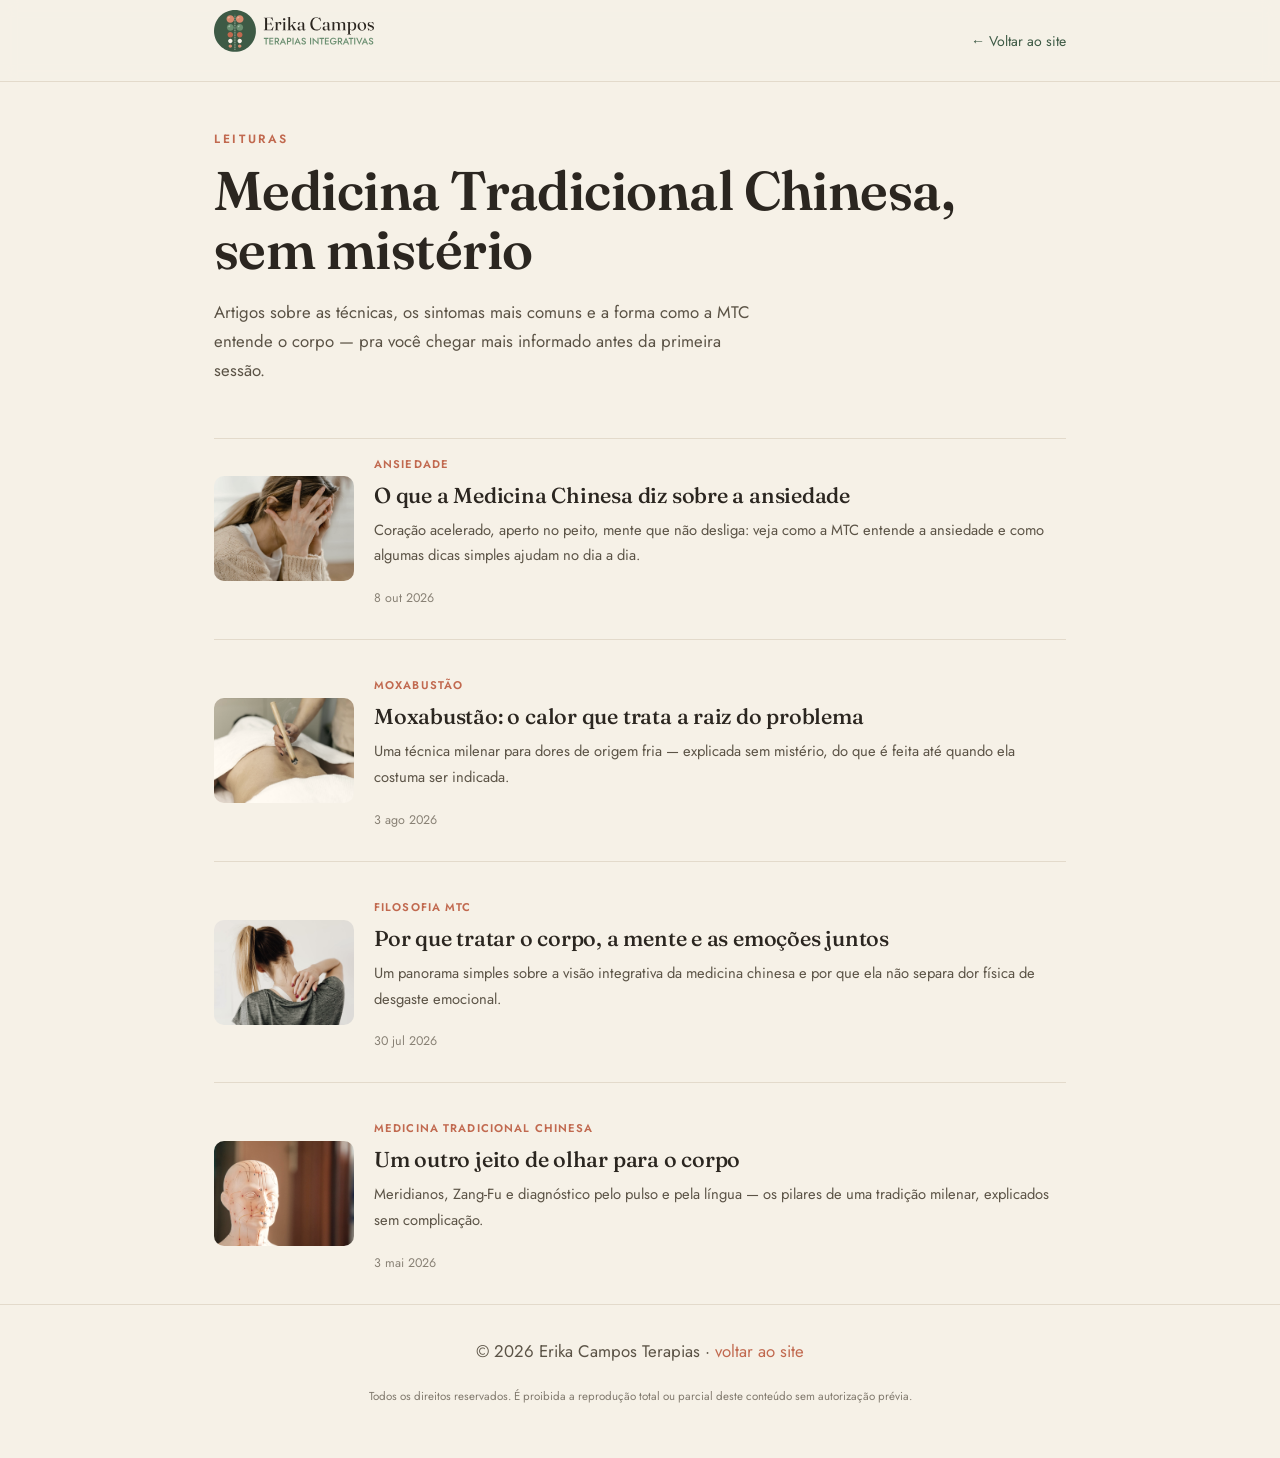
<file: blog/index.html>
<!DOCTYPE html>
<html lang="pt-BR">
<head>
<meta charset="UTF-8">
<meta name="viewport" content="width=device-width, initial-scale=1.0">
<title>Erika Campos Terapias — Leituras</title>
<meta http-equiv="refresh" content="0; url=../leituras/index.html">
<link rel="canonical" href="https://erikacamposterapias.com.br/leituras/index.html">
<meta name="robots" content="noindex">
<style>
  body{font-family:sans-serif;background:#F6F1E7;color:#2B2620;display:flex;align-items:center;justify-content:center;min-height:100vh;margin:0;text-align:center;padding:24px;}
  a{color:#C1694F;}
</style>
<script>location.replace('../leituras/index.html');</script>
</head>
<body>
  <p>Esta página se mudou. <a href="../leituras/index.html">Clique aqui se não for redirecionado automaticamente.</a></p>
</body>
</html>
</file>
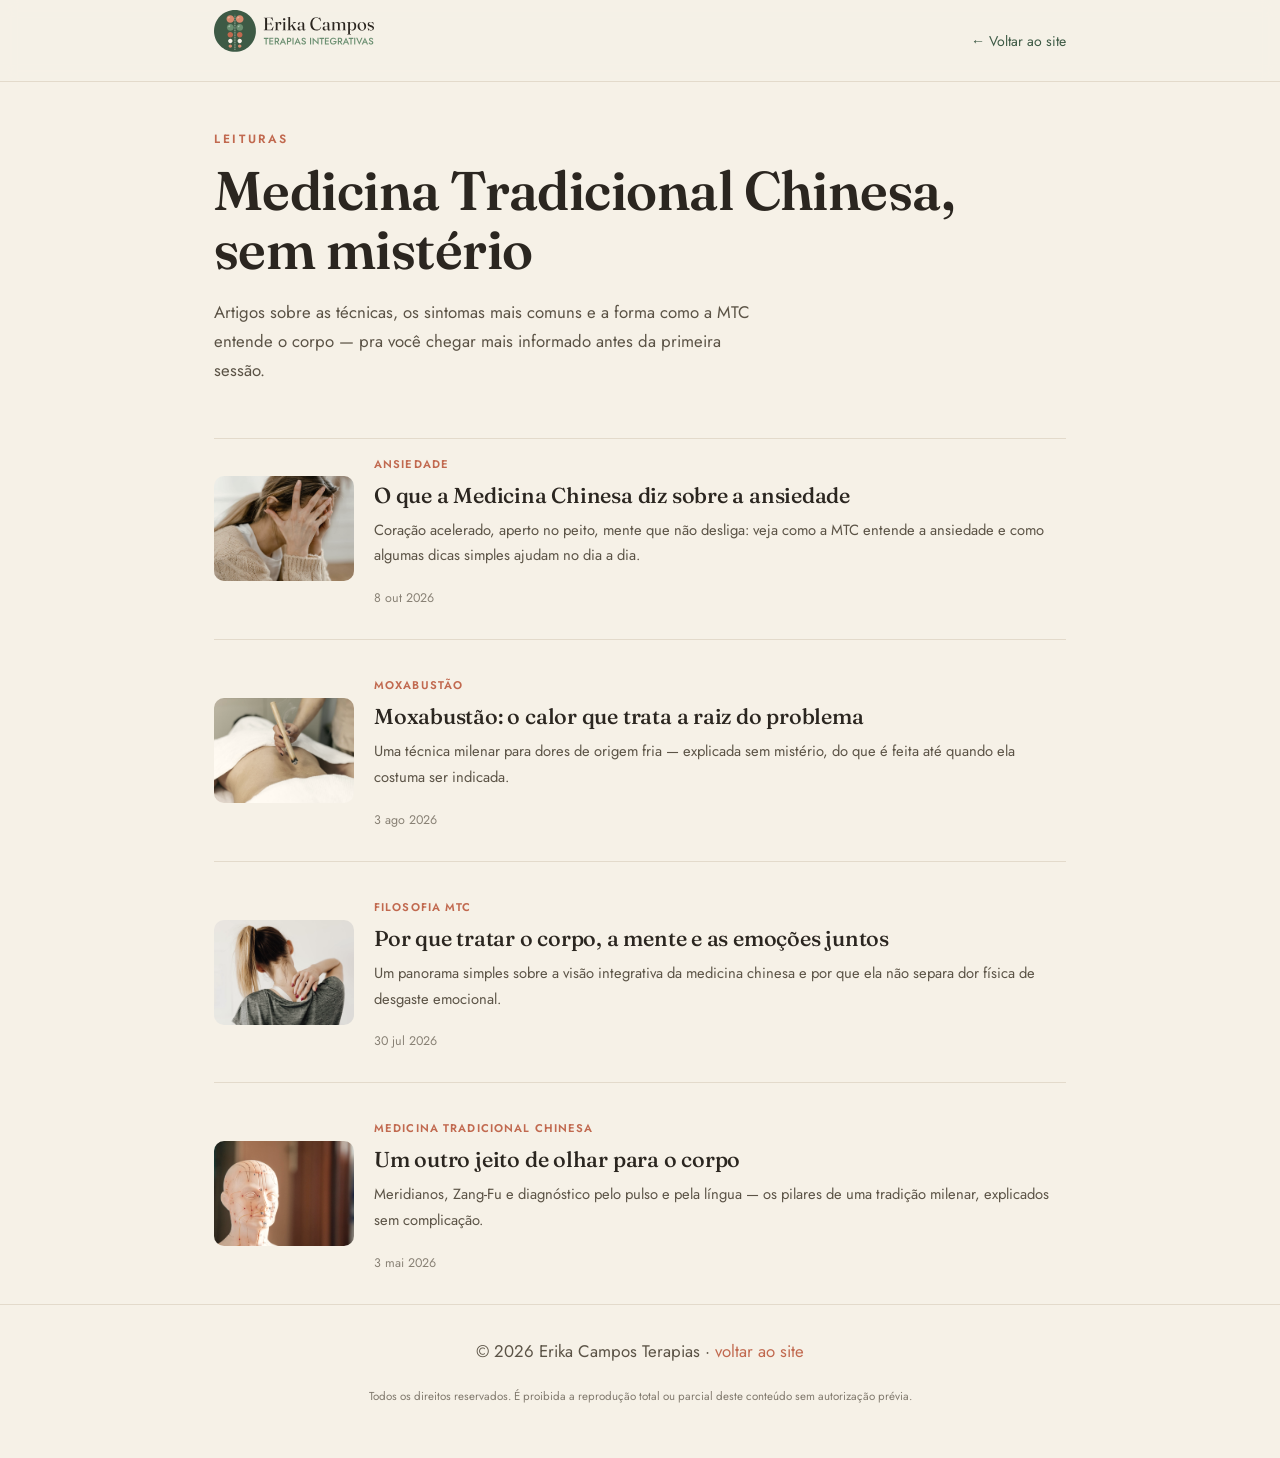
<file: leituras/index.html>
<!DOCTYPE html>
<html lang="pt-BR">
<head>
<meta charset="UTF-8">
<script>
  // Redireciona quem acessar pelo endereço antigo do GitHub Pages
  // pro domínio novo, mantendo o caminho da página.
  (function(){
    if (location.hostname === 'erikacampos-terapias.github.io') {
      var novoCaminho = location.pathname.replace(/^\/site/, '');
      location.replace('https://erikacamposterapias.com.br' + novoCaminho + location.search + location.hash);
    }
  })();
</script>
<meta name="viewport" content="width=device-width, initial-scale=1.0">
<title>Leituras — Erika Campos Terapias</title>
<meta name="description" content="Artigos sobre Medicina Tradicional Chinesa, dor, ansiedade e as técnicas usadas nos atendimentos.">
<meta property="og:title" content="Leituras — Erika Campos Terapias">
<meta property="og:site_name" content="Erika Campos Terapias">
<meta property="og:description" content="Artigos sobre Medicina Tradicional Chinesa, dor, ansiedade e as técnicas usadas nos atendimentos.">
<meta property="og:image" content="../assets/images/hero.jpg">
<meta property="og:type" content="website">
<link rel="canonical" href="https://erikacamposterapias.com.br/leituras/index.html">
<link rel="preconnect" href="https://fonts.googleapis.com">
<link rel="preconnect" href="https://fonts.gstatic.com" crossorigin>
<link href="https://fonts.googleapis.com/css2?family=Fraunces:ital,opsz,wght@0,9..144,400;0,9..144,500;0,9..144,600&family=Jost:wght@300;400;500;600&display=swap" rel="stylesheet">
<link rel="stylesheet" href="style.css">
<!-- Google tag (gtag.js) -->
<script async src="https://www.googletagmanager.com/gtag/js?id=G-6F4D3SC7S0"></script>
<script>
  window.dataLayer = window.dataLayer || [];
  function gtag(){dataLayer.push(arguments);}
  gtag('js', new Date());

  gtag('config', 'G-6F4D3SC7S0');
</script>
</head>
<body>

<header class="blognav">
  <div class="blognav-inner">
    <a href="../index.html"><img src="../assets/LogoCompleto_horizontal_fundo_claro.svg" alt="Erika Campos Terapias"></a>
    <a class="back" href="../index.html">← Voltar ao site</a>
  </div>
</header>

<div class="wrap blog-hero">
  <span class="eyebrow">Leituras</span>
  <h1>Medicina Tradicional Chinesa, sem mistério</h1>
  <p style="margin-top:18px;max-width:560px;">Artigos sobre as técnicas, os sintomas mais comuns e a forma como a MTC entende o corpo — pra você chegar mais informado antes da primeira sessão.</p>
</div>

<div class="wrap">
  <div class="post-list" id="postList"></div>
  <div id="emptyState"><p>Nenhum post encontrado ainda. Volte em breve!</p></div>
</div>

<footer class="blogfoot">
  <p>© <span id="year"></span> Erika Campos Terapias · <a href="../index.html" style="color:var(--terracota);">voltar ao site</a></p>
  <p style="margin-top:6px;font-size:.72rem;opacity:.75;">Todos os direitos reservados. É proibida a reprodução total ou parcial deste conteúdo sem autorização prévia.</p>
</footer>

<script src="posts-data.js"></script>
<script src="index.js"></script>
</body>
</html>
</file>
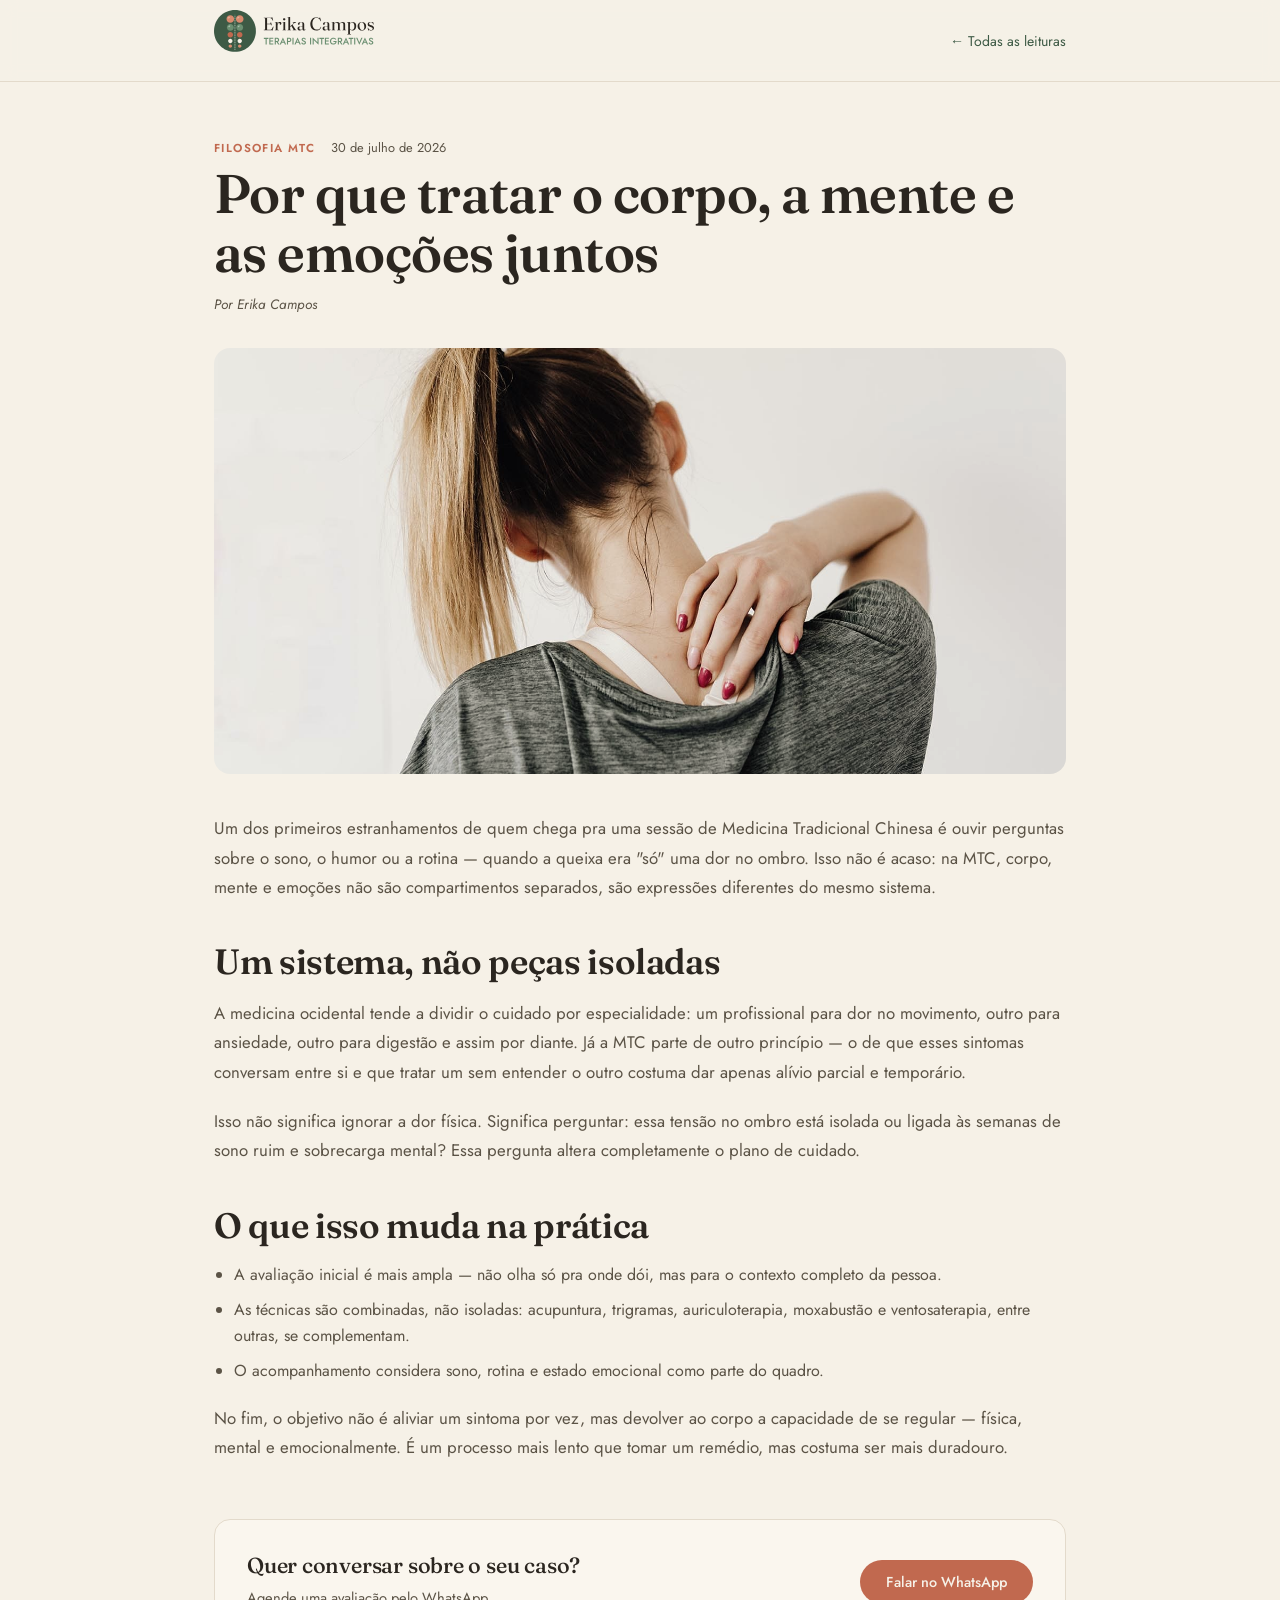
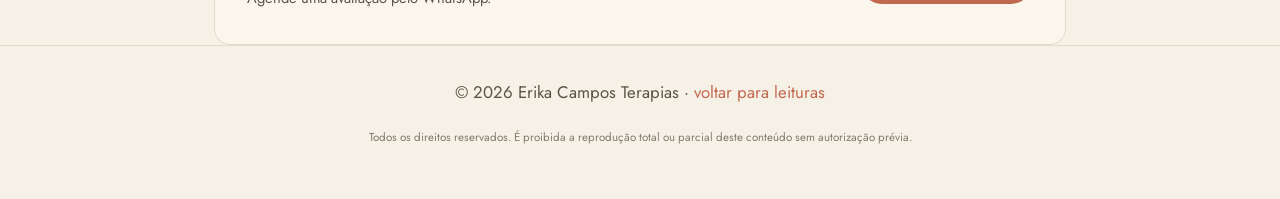
<file: blog/posts/corpo-mente-emocoes-mtc.html>
<!DOCTYPE html>
<html lang="pt-BR">
<head>
<meta charset="UTF-8">
<meta name="viewport" content="width=device-width, initial-scale=1.0">
<title>Erika Campos Terapias — Leituras</title>
<meta http-equiv="refresh" content="0; url=../../leituras/posts/corpo-mente-emocoes-mtc.html">
<link rel="canonical" href="https://erikacamposterapias.com.br/leituras/posts/corpo-mente-emocoes-mtc.html">
<meta name="robots" content="noindex">
<style>
  body{font-family:sans-serif;background:#F6F1E7;color:#2B2620;display:flex;align-items:center;justify-content:center;min-height:100vh;margin:0;text-align:center;padding:24px;}
  a{color:#C1694F;}
</style>
<script>location.replace('../../leituras/posts/corpo-mente-emocoes-mtc.html');</script>
</head>
<body>
  <p>Esta página se mudou. <a href="../../leituras/posts/corpo-mente-emocoes-mtc.html">Clique aqui se não for redirecionado automaticamente.</a></p>
</body>
</html>
</file>
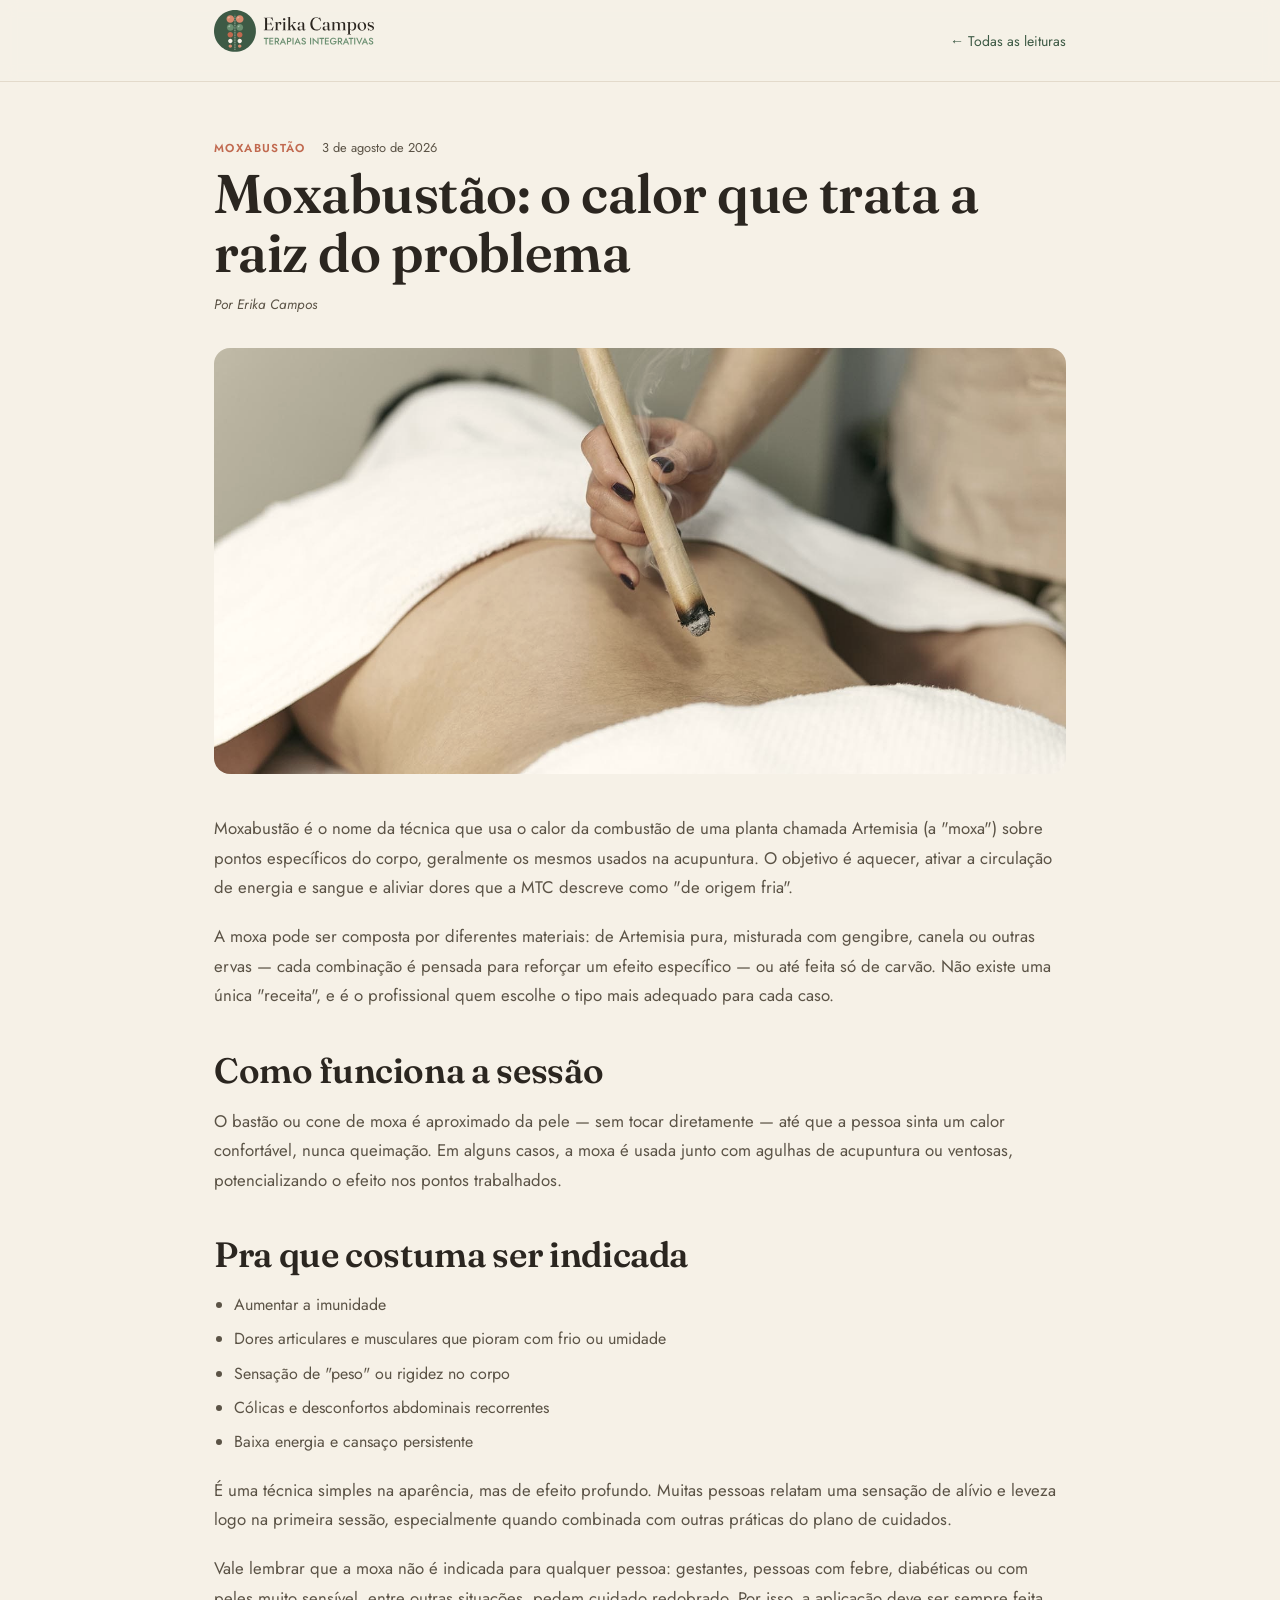
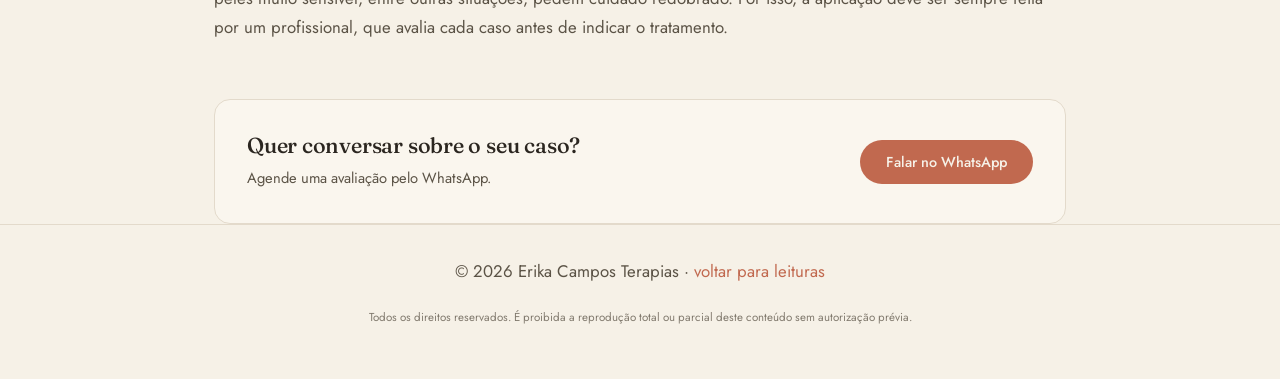
<file: blog/posts/moxabustao-o-que-e.html>
<!DOCTYPE html>
<html lang="pt-BR">
<head>
<meta charset="UTF-8">
<meta name="viewport" content="width=device-width, initial-scale=1.0">
<title>Erika Campos Terapias — Leituras</title>
<meta http-equiv="refresh" content="0; url=../../leituras/posts/moxabustao-o-que-e.html">
<link rel="canonical" href="https://erikacamposterapias.com.br/leituras/posts/moxabustao-o-que-e.html">
<meta name="robots" content="noindex">
<style>
  body{font-family:sans-serif;background:#F6F1E7;color:#2B2620;display:flex;align-items:center;justify-content:center;min-height:100vh;margin:0;text-align:center;padding:24px;}
  a{color:#C1694F;}
</style>
<script>location.replace('../../leituras/posts/moxabustao-o-que-e.html');</script>
</head>
<body>
  <p>Esta página se mudou. <a href="../../leituras/posts/moxabustao-o-que-e.html">Clique aqui se não for redirecionado automaticamente.</a></p>
</body>
</html>
</file>
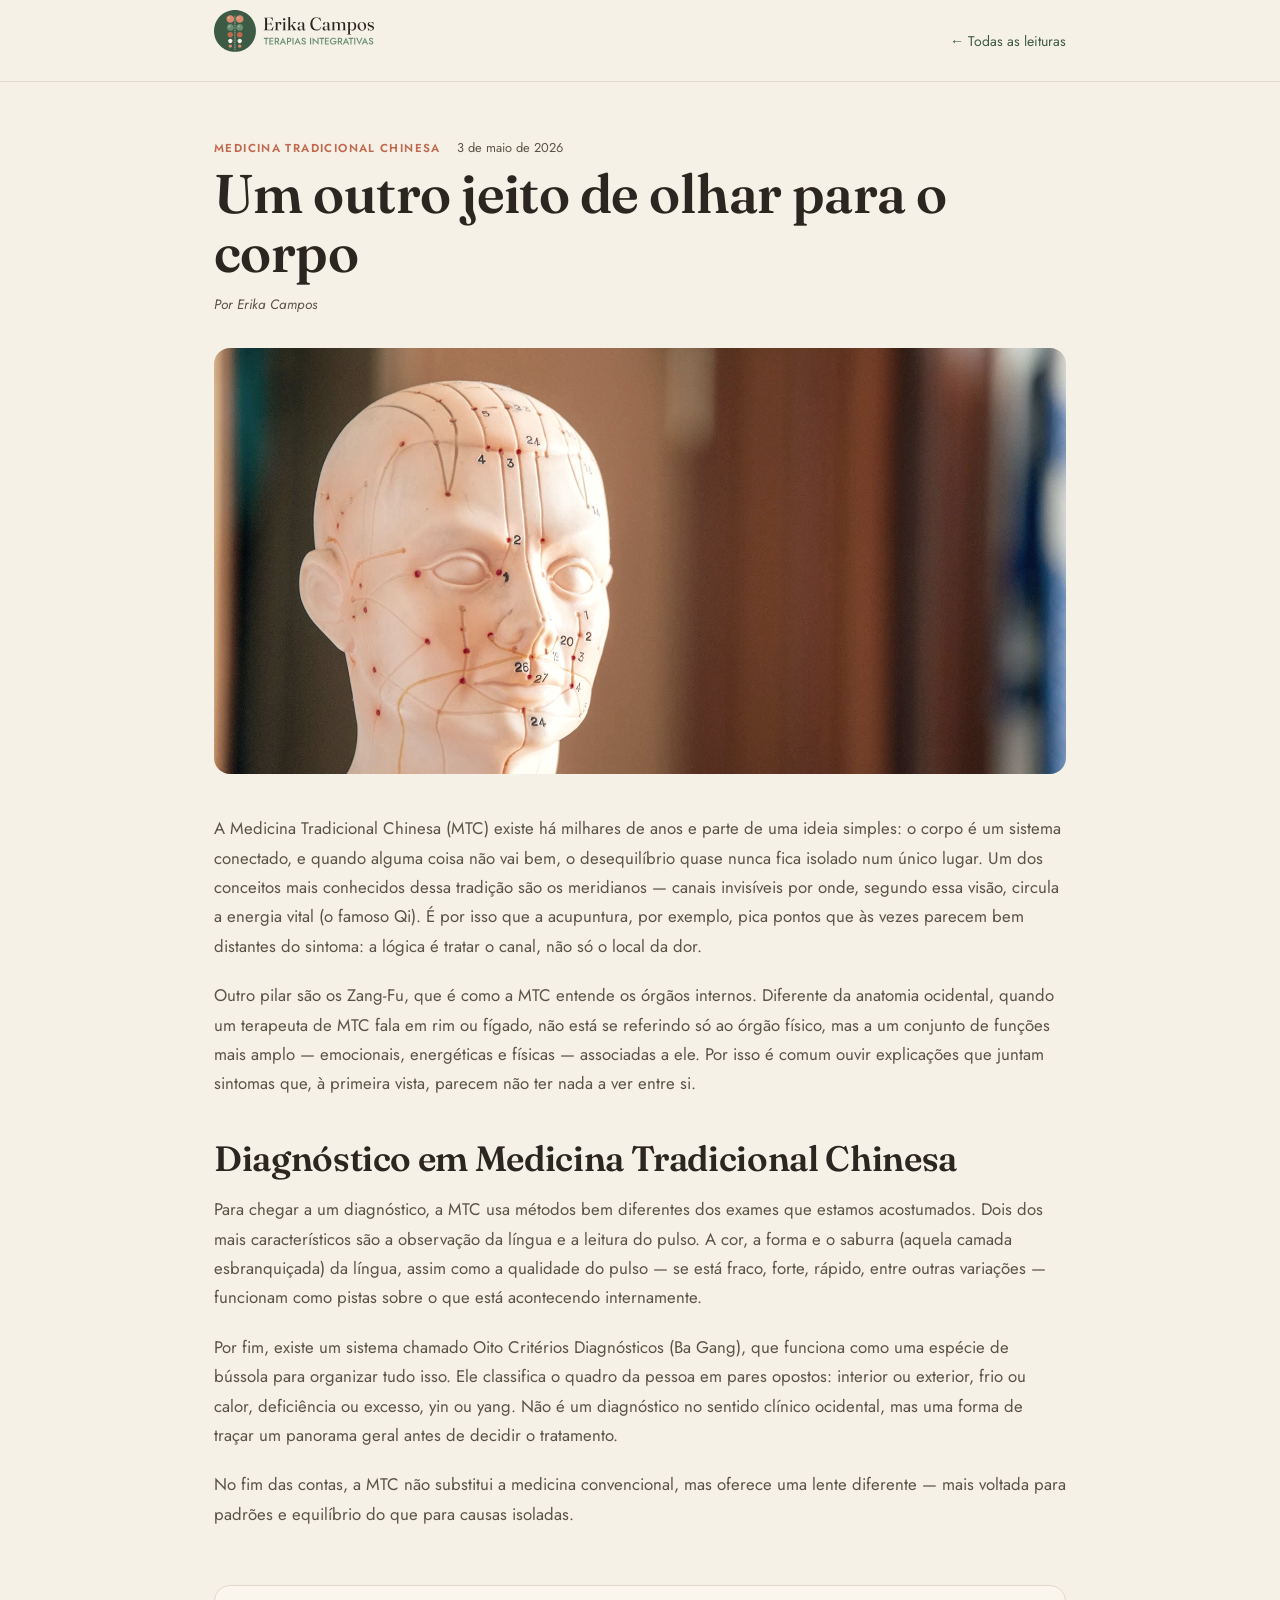
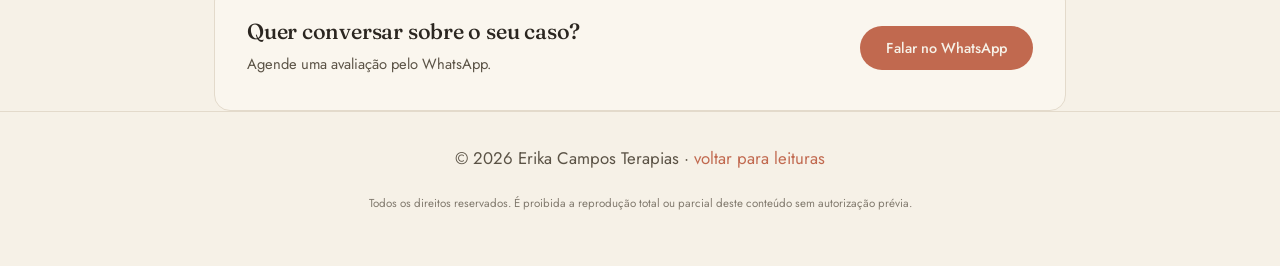
<file: blog/posts/um-outro-jeito-de-olhar.html>
<!DOCTYPE html>
<html lang="pt-BR">
<head>
<meta charset="UTF-8">
<meta name="viewport" content="width=device-width, initial-scale=1.0">
<title>Erika Campos Terapias — Leituras</title>
<meta http-equiv="refresh" content="0; url=../../leituras/posts/um-outro-jeito-de-olhar.html">
<link rel="canonical" href="https://erikacamposterapias.com.br/leituras/posts/um-outro-jeito-de-olhar.html">
<meta name="robots" content="noindex">
<style>
  body{font-family:sans-serif;background:#F6F1E7;color:#2B2620;display:flex;align-items:center;justify-content:center;min-height:100vh;margin:0;text-align:center;padding:24px;}
  a{color:#C1694F;}
</style>
<script>location.replace('../../leituras/posts/um-outro-jeito-de-olhar.html');</script>
</head>
<body>
  <p>Esta página se mudou. <a href="../../leituras/posts/um-outro-jeito-de-olhar.html">Clique aqui se não for redirecionado automaticamente.</a></p>
</body>
</html>
</file>
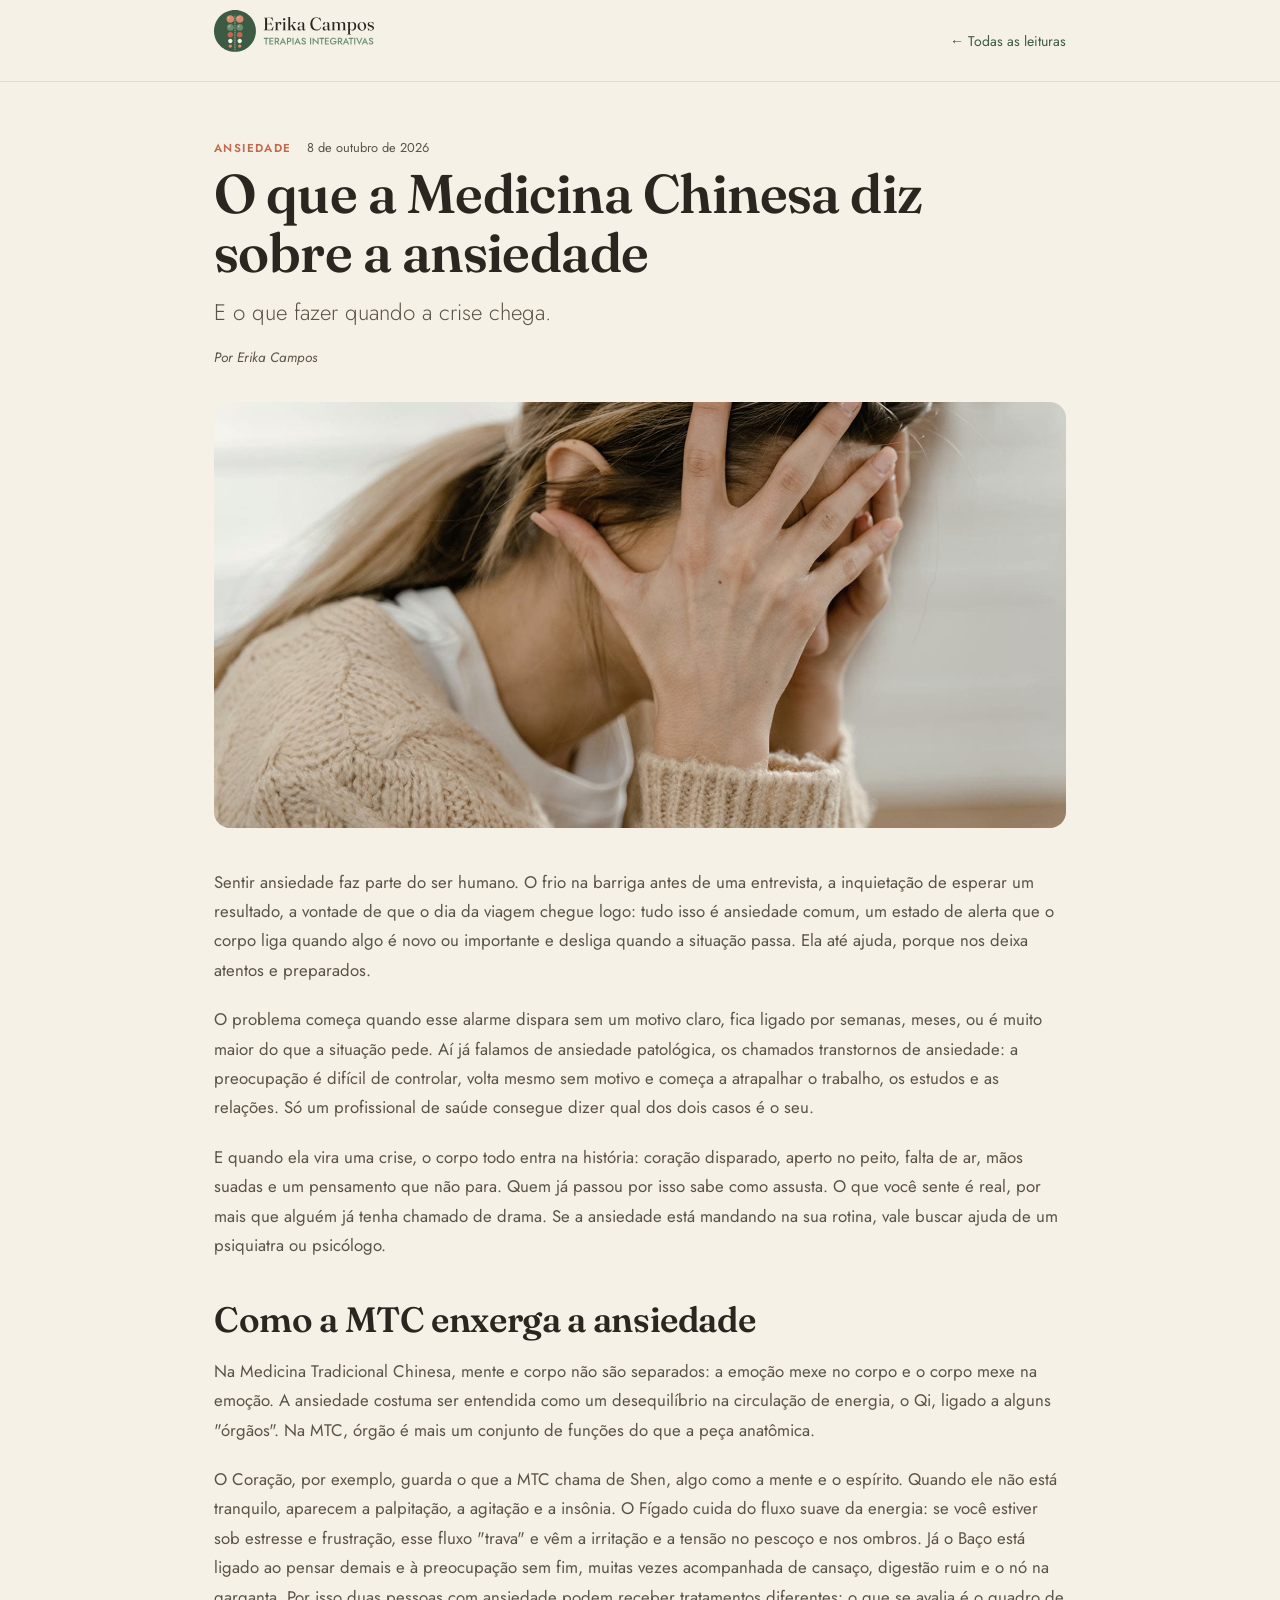
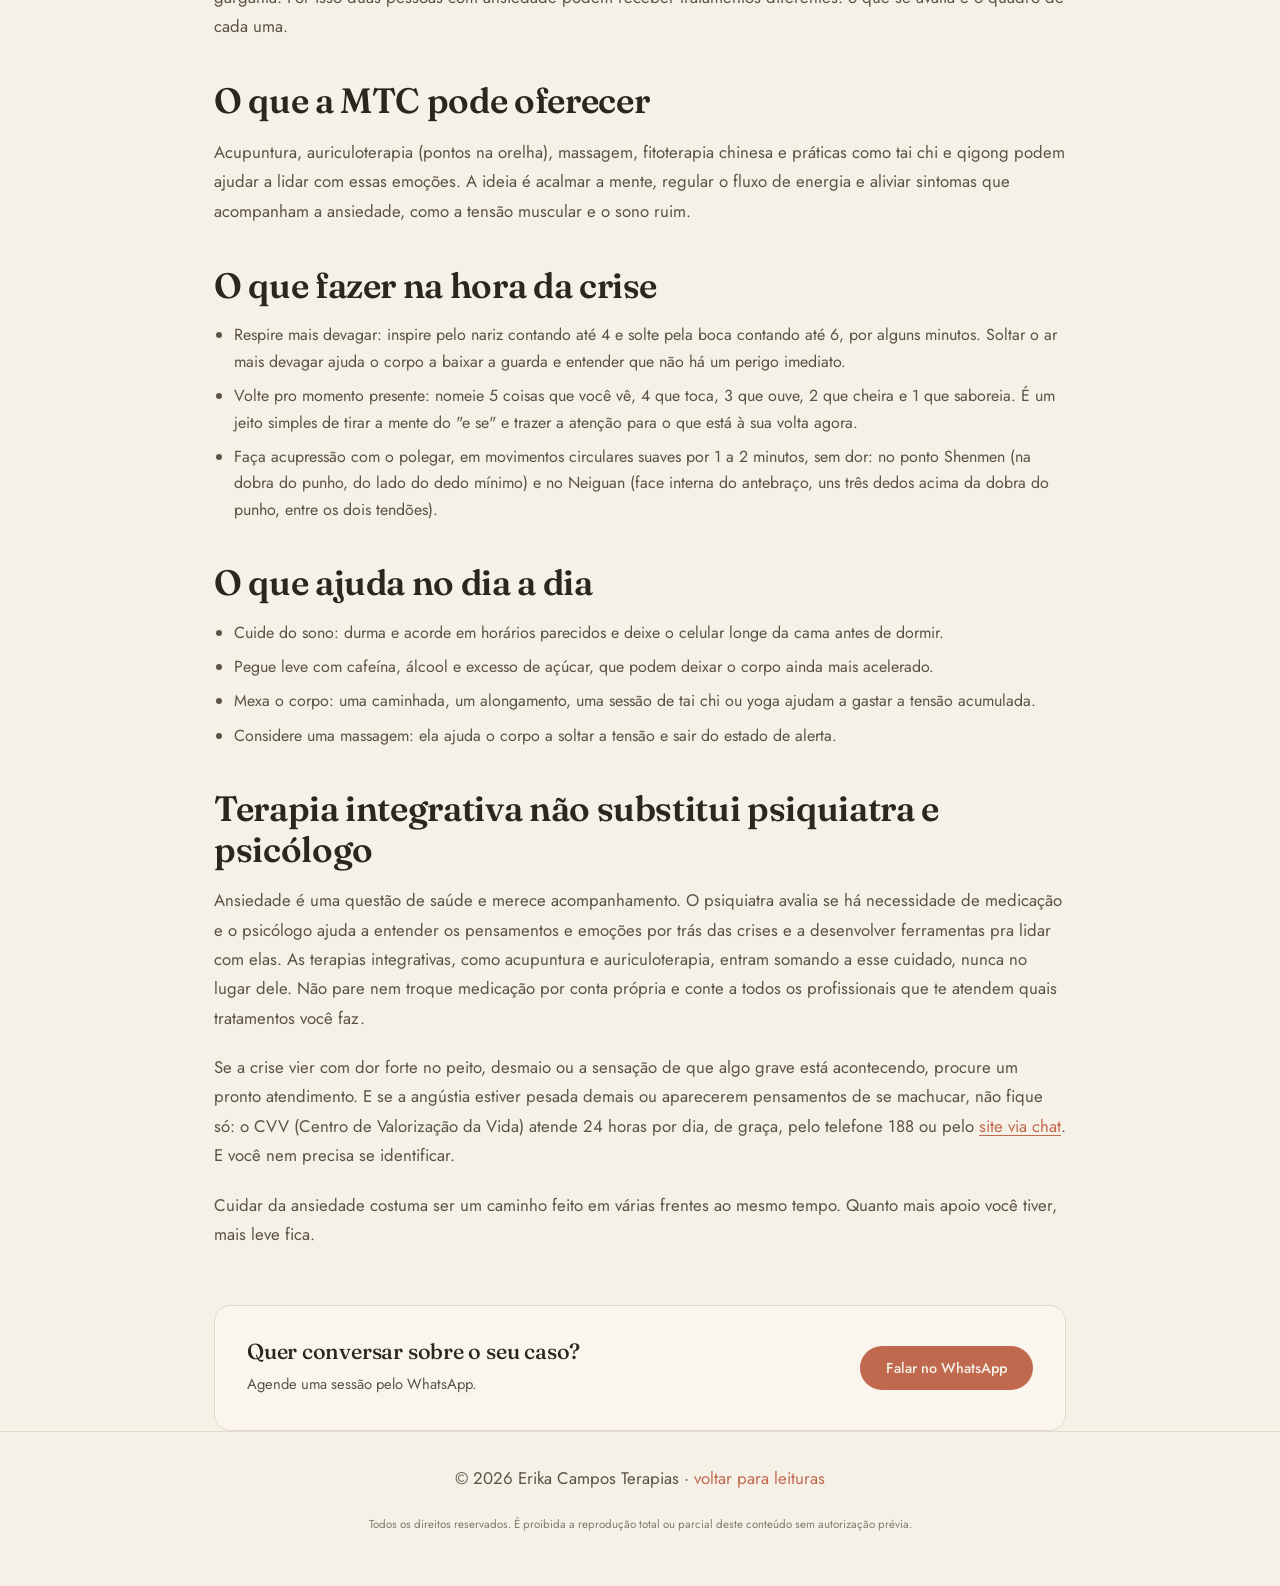
<file: leituras/posts/ansiedade-medicina-chinesa.html>
<!DOCTYPE html>
<html lang="pt-BR">
<head>
<meta charset="UTF-8">
<meta name="viewport" content="width=device-width, initial-scale=1.0">
<title>O que a Medicina Chinesa diz sobre a ansiedade — Erika Campos Terapias</title>
<meta name="description" content="Coração acelerado, aperto no peito, mente que não desliga: veja como a MTC entende a ansiedade, o que fazer na hora da crise e o que ajuda no dia a dia.">
<meta property="og:title" content="O que a Medicina Chinesa diz sobre a ansiedade">
<meta property="og:description" content="Coração acelerado, aperto no peito, mente que não desliga: veja como a MTC entende a ansiedade, o que fazer na hora da crise e o que ajuda no dia a dia.">
<meta property="og:image" content="https://erikacamposterapias.com.br/assets/images/txt4ansiedade.jpg">
<meta property="og:type" content="article">
<meta property="og:site_name" content="Erika Campos Terapias">
<link rel="canonical" href="https://erikacamposterapias.com.br/leituras/posts/ansiedade-medicina-chinesa.html">
<link rel="preconnect" href="https://fonts.googleapis.com">
<link rel="preconnect" href="https://fonts.gstatic.com" crossorigin>
<link href="https://fonts.googleapis.com/css2?family=Fraunces:ital,opsz,wght@0,9..144,400;0,9..144,500;0,9..144,600;1,9..144,500&family=Jost:wght@300;400;500;600&display=swap" rel="stylesheet">
<link rel="stylesheet" href="../style.css">
<!-- Google tag (gtag.js) -->
<script async src="https://www.googletagmanager.com/gtag/js?id=G-6F4D3SC7S0"></script>
<script>
  window.dataLayer = window.dataLayer || [];
  function gtag(){dataLayer.push(arguments);}
  gtag('js', new Date());
  gtag('config', 'G-6F4D3SC7S0');
</script>
</head>
<body>

<header class="blognav">
  <div class="blognav-inner">
    <a href="../../index.html"><img src="../../assets/LogoCompleto_horizontal_fundo_claro.svg" alt="Erika Campos Terapias"></a>
    <a class="back" href="../index.html">← Todas as leituras</a>
  </div>
</header>

<div class="wrap" style="padding-block:56px 0;">
  <article>
    <div class="post-meta">
      <span class="tag">Ansiedade</span>
      <span class="date">8 de outubro de 2026</span>
    </div>
    <h1>O que a Medicina Chinesa diz sobre a ansiedade</h1>
    <p class="post-lead">E o que fazer quando a crise chega.</p>
    <p class="post-author">Por Erika Campos</p>
    <div class="post-cover"><img src="../../assets/images/txt4ansiedade.jpg" alt="O que a Medicina Chinesa diz sobre a ansiedade"></div>
    <div class="post-body">
      <p>Sentir ansiedade faz parte do ser humano. O frio na barriga antes de uma entrevista, a inquietação de esperar um resultado, a vontade de que o dia da viagem chegue logo: tudo isso é ansiedade comum, um estado de alerta que o corpo liga quando algo é novo ou importante e desliga quando a situação passa. Ela até ajuda, porque nos deixa atentos e preparados.</p>
      <p>O problema começa quando esse alarme dispara sem um motivo claro, fica ligado por semanas, meses, ou é muito maior do que a situação pede. Aí já falamos de ansiedade patológica, os chamados transtornos de ansiedade: a preocupação é difícil de controlar, volta mesmo sem motivo e começa a atrapalhar o trabalho, os estudos e as relações. Só um profissional de saúde consegue dizer qual dos dois casos é o seu.</p>
      <p>E quando ela vira uma crise, o corpo todo entra na história: coração disparado, aperto no peito, falta de ar, mãos suadas e um pensamento que não para. Quem já passou por isso sabe como assusta. O que você sente é real, por mais que alguém já tenha chamado de drama. Se a ansiedade está mandando na sua rotina, vale buscar ajuda de um psiquiatra ou psicólogo.</p>

      <h2>Como a MTC enxerga a ansiedade</h2>
      <p>Na Medicina Tradicional Chinesa, mente e corpo não são separados: a emoção mexe no corpo e o corpo mexe na emoção. A ansiedade costuma ser entendida como um desequilíbrio na circulação de energia, o Qi, ligado a alguns "órgãos". Na MTC, órgão é mais um conjunto de funções do que a peça anatômica.</p>
      <p>O Coração, por exemplo, guarda o que a MTC chama de Shen, algo como a mente e o espírito. Quando ele não está tranquilo, aparecem a palpitação, a agitação e a insônia. O Fígado cuida do fluxo suave da energia: se você estiver sob estresse e frustração, esse fluxo "trava" e vêm a irritação e a tensão no pescoço e nos ombros. Já o Baço está ligado ao pensar demais e à preocupação sem fim, muitas vezes acompanhada de cansaço, digestão ruim e o nó na garganta. Por isso duas pessoas com ansiedade podem receber tratamentos diferentes: o que se avalia é o quadro de cada uma.</p>

      <h2>O que a MTC pode oferecer</h2>
      <p>Acupuntura, auriculoterapia (pontos na orelha), massagem, fitoterapia chinesa e práticas como tai chi e qigong podem ajudar a lidar com essas emoções. A ideia é acalmar a mente, regular o fluxo de energia e aliviar sintomas que acompanham a ansiedade, como a tensão muscular e o sono ruim.</p>

      <h2>O que fazer na hora da crise</h2>
      <ul>
        <li>Respire mais devagar: inspire pelo nariz contando até 4 e solte pela boca contando até 6, por alguns minutos. Soltar o ar mais devagar ajuda o corpo a baixar a guarda e entender que não há um perigo imediato.</li>
        <li>Volte pro momento presente: nomeie 5 coisas que você vê, 4 que toca, 3 que ouve, 2 que cheira e 1 que saboreia. É um jeito simples de tirar a mente do "e se" e trazer a atenção para o que está à sua volta agora.</li>
        <li>Faça acupressão com o polegar, em movimentos circulares suaves por 1 a 2 minutos, sem dor: no ponto Shenmen (na dobra do punho, do lado do dedo mínimo) e no Neiguan (face interna do antebraço, uns três dedos acima da dobra do punho, entre os dois tendões).</li>
      </ul>

      <h2>O que ajuda no dia a dia</h2>
      <ul>
        <li>Cuide do sono: durma e acorde em horários parecidos e deixe o celular longe da cama antes de dormir.</li>
        <li>Pegue leve com cafeína, álcool e excesso de açúcar, que podem deixar o corpo ainda mais acelerado.</li>
        <li>Mexa o corpo: uma caminhada, um alongamento, uma sessão de tai chi ou yoga ajudam a gastar a tensão acumulada.</li>
        <li>Considere uma massagem: ela ajuda o corpo a soltar a tensão e sair do estado de alerta.</li>
      </ul>

      <h2>Terapia integrativa não substitui psiquiatra e psicólogo</h2>
      <p>Ansiedade é uma questão de saúde e merece acompanhamento. O psiquiatra avalia se há necessidade de medicação e o psicólogo ajuda a entender os pensamentos e emoções por trás das crises e a desenvolver ferramentas pra lidar com elas. As terapias integrativas, como acupuntura e auriculoterapia, entram somando a esse cuidado, nunca no lugar dele. Não pare nem troque medicação por conta própria e conte a todos os profissionais que te atendem quais tratamentos você faz.</p>
      <p>Se a crise vier com dor forte no peito, desmaio ou a sensação de que algo grave está acontecendo, procure um pronto atendimento. E se a angústia estiver pesada demais ou aparecerem pensamentos de se machucar, não fique só: o CVV (Centro de Valorização da Vida) atende 24 horas por dia, de graça, pelo telefone 188 ou pelo <a href="https://cvv.org.br/" target="_blank" rel="noopener">site via chat</a>. E você nem precisa se identificar.</p>
      <p>Cuidar da ansiedade costuma ser um caminho feito em várias frentes ao mesmo tempo. Quanto mais apoio você tiver, mais leve fica.</p>
    </div>
    <div class="post-cta">
      <div>
        <h3 style="margin-bottom:6px;">Quer conversar sobre o seu caso?</h3>
        <p style="margin-bottom:0;font-size:.92rem;">Agende uma sessão pelo WhatsApp.</p>
      </div>
      <a class="btn" href="https://wa.me/5511975741435?text=Ol%C3%A1%2C%20Erika!%20Vim%20do%20texto%20sobre%20ansiedade%20e%20gostaria%20de%20agendar%20uma%20massagem." target="_blank" rel="noopener">Falar no WhatsApp</a>
    </div>
  </article>
</div>

<footer class="blogfoot">
  <p>© <span id="year"></span> Erika Campos Terapias · <a href="../index.html" style="color:var(--terracota);">voltar para leituras</a></p>
  <p style="margin-top:6px;font-size:.72rem;opacity:.75;">Todos os direitos reservados. É proibida a reprodução total ou parcial deste conteúdo sem autorização prévia.</p>
</footer>

<script>document.getElementById('year').textContent = new Date().getFullYear();</script>
</body>
</html>
</file>
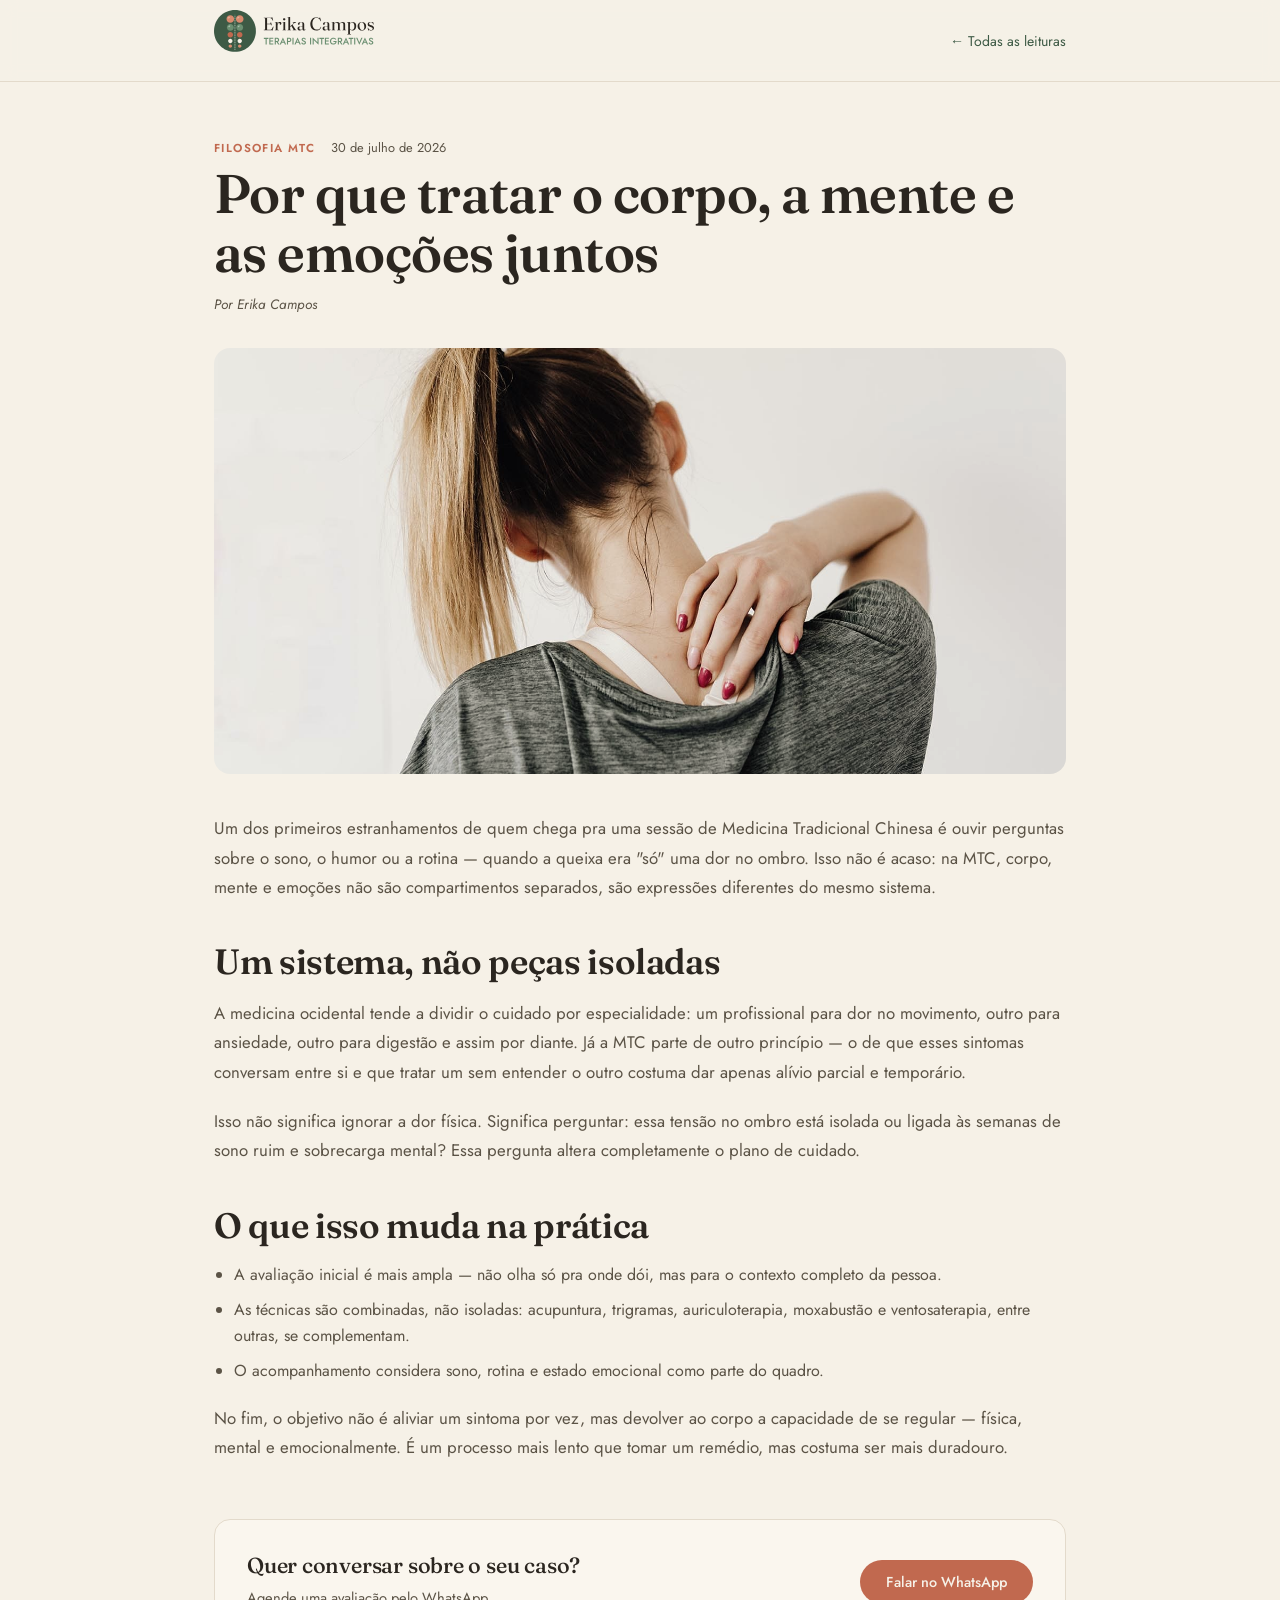
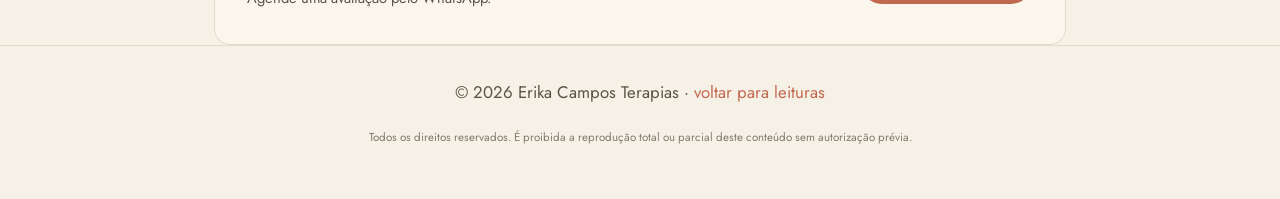
<file: leituras/posts/corpo-mente-emocoes-mtc.html>
<!DOCTYPE html>
<html lang="pt-BR">
<head>
<meta charset="UTF-8">
<script>
  // Redireciona quem acessar pelo endereço antigo do GitHub Pages
  // pro domínio novo, mantendo o caminho da página.
  (function(){
    if (location.hostname === 'erikacampos-terapias.github.io') {
      var novoCaminho = location.pathname.replace(/^\/site/, '');
      location.replace('https://erikacamposterapias.com.br' + novoCaminho + location.search + location.hash);
    }
  })();
</script>
<meta name="viewport" content="width=device-width, initial-scale=1.0">
<title>Por que tratar o corpo, a mente e as emoções juntos — Erika Campos Terapias</title>
<meta name="description" content="Um panorama simples sobre a visão integrativa da medicina chinesa e por que ela não separa dor física de desgaste emocional.">
<meta property="og:title" content="Por que tratar o corpo, a mente e as emoções juntos">
<meta property="og:description" content="Um panorama simples sobre a visão integrativa da medicina chinesa e por que ela não separa dor física de desgaste emocional.">
<meta property="og:image" content="https://erikacamposterapias.com.br/assets/images/txt3umsistema.jpg">
<meta property="og:type" content="article">
<meta property="og:site_name" content="Erika Campos Terapias">
<link rel="canonical" href="https://erikacamposterapias.com.br/leituras/posts/corpo-mente-emocoes-mtc.html">
<link rel="preconnect" href="https://fonts.googleapis.com">
<link rel="preconnect" href="https://fonts.gstatic.com" crossorigin>
<link href="https://fonts.googleapis.com/css2?family=Fraunces:ital,opsz,wght@0,9..144,400;0,9..144,500;0,9..144,600;1,9..144,500&family=Jost:wght@300;400;500;600&display=swap" rel="stylesheet">
<link rel="stylesheet" href="../style.css">
<!-- Google tag (gtag.js) -->
<script async src="https://www.googletagmanager.com/gtag/js?id=G-6F4D3SC7S0"></script>
<script>
  window.dataLayer = window.dataLayer || [];
  function gtag(){dataLayer.push(arguments);}
  gtag('js', new Date());
  gtag('config', 'G-6F4D3SC7S0');
</script>
</head>
<body>

<header class="blognav">
  <div class="blognav-inner">
    <a href="../../index.html"><img src="../../assets/LogoCompleto_horizontal_fundo_claro.svg" alt="Erika Campos Terapias"></a>
    <a class="back" href="../index.html">← Todas as leituras</a>
  </div>
</header>

<div class="wrap" style="padding-block:56px 0;">
  <article>
    <div class="post-meta">
      <span class="tag">Filosofia MTC</span>
      <span class="date">30 de julho de 2026</span>
    </div>
    <h1>Por que tratar o corpo, a mente e as emoções juntos</h1>
    <p class="post-author">Por Erika Campos</p>
    <div class="post-cover"><img src="../../assets/images/txt3umsistema.jpg" alt="Por que tratar o corpo, a mente e as emoções juntos"></div>
    <div class="post-body">
      <p>Um dos primeiros estranhamentos de quem chega pra uma sessão de Medicina Tradicional Chinesa é ouvir perguntas sobre o sono, o humor ou a rotina — quando a queixa era "só" uma dor no ombro. Isso não é acaso: na MTC, corpo, mente e emoções não são compartimentos separados, são expressões diferentes do mesmo sistema.</p>
      <h2>Um sistema, não peças isoladas</h2>
      <p>A medicina ocidental tende a dividir o cuidado por especialidade: um profissional para dor no movimento, outro para ansiedade, outro para digestão e assim por diante. Já a MTC parte de outro princípio — o de que esses sintomas conversam entre si e que tratar um sem entender o outro costuma dar apenas alívio parcial e temporário.</p>
      <p>Isso não significa ignorar a dor física. Significa perguntar: essa tensão no ombro está isolada ou ligada às semanas de sono ruim e sobrecarga mental? Essa pergunta altera completamente o plano de cuidado.</p>
      <h2>O que isso muda na prática</h2>
      <ul>
        <li>A avaliação inicial é mais ampla — não olha só pra onde dói, mas para o contexto completo da pessoa.</li>
        <li>As técnicas são combinadas, não isoladas: acupuntura, trigramas, auriculoterapia, moxabustão e ventosaterapia, entre outras, se complementam.</li>
        <li>O acompanhamento considera sono, rotina e estado emocional como parte do quadro.</li>
      </ul>
      <p>No fim, o objetivo não é aliviar um sintoma por vez, mas devolver ao corpo a capacidade de se regular — física, mental e emocionalmente. É um processo mais lento que tomar um remédio, mas costuma ser mais duradouro.</p>
    </div>
    <div class="post-cta">
      <div>
        <h3 style="margin-bottom:6px;">Quer conversar sobre o seu caso?</h3>
        <p style="margin-bottom:0;font-size:.92rem;">Agende uma avaliação pelo WhatsApp.</p>
      </div>
      <a class="btn" href="https://wa.me/5511975741435?text=Ol%C3%A1%2C%20Erika!%20Vim%20do%20blog%20e%20gostaria%20de%20agendar%20uma%20sess%C3%A3o." target="_blank" rel="noopener">Falar no WhatsApp</a>
    </div>
  </article>
</div>

<footer class="blogfoot">
  <p>© <span id="year"></span> Erika Campos Terapias · <a href="../index.html" style="color:var(--terracota);">voltar para leituras</a></p>
  <p style="margin-top:6px;font-size:.72rem;opacity:.75;">Todos os direitos reservados. É proibida a reprodução total ou parcial deste conteúdo sem autorização prévia.</p>
</footer>

<script>document.getElementById('year').textContent = new Date().getFullYear();</script>
</body>
</html>
</file>
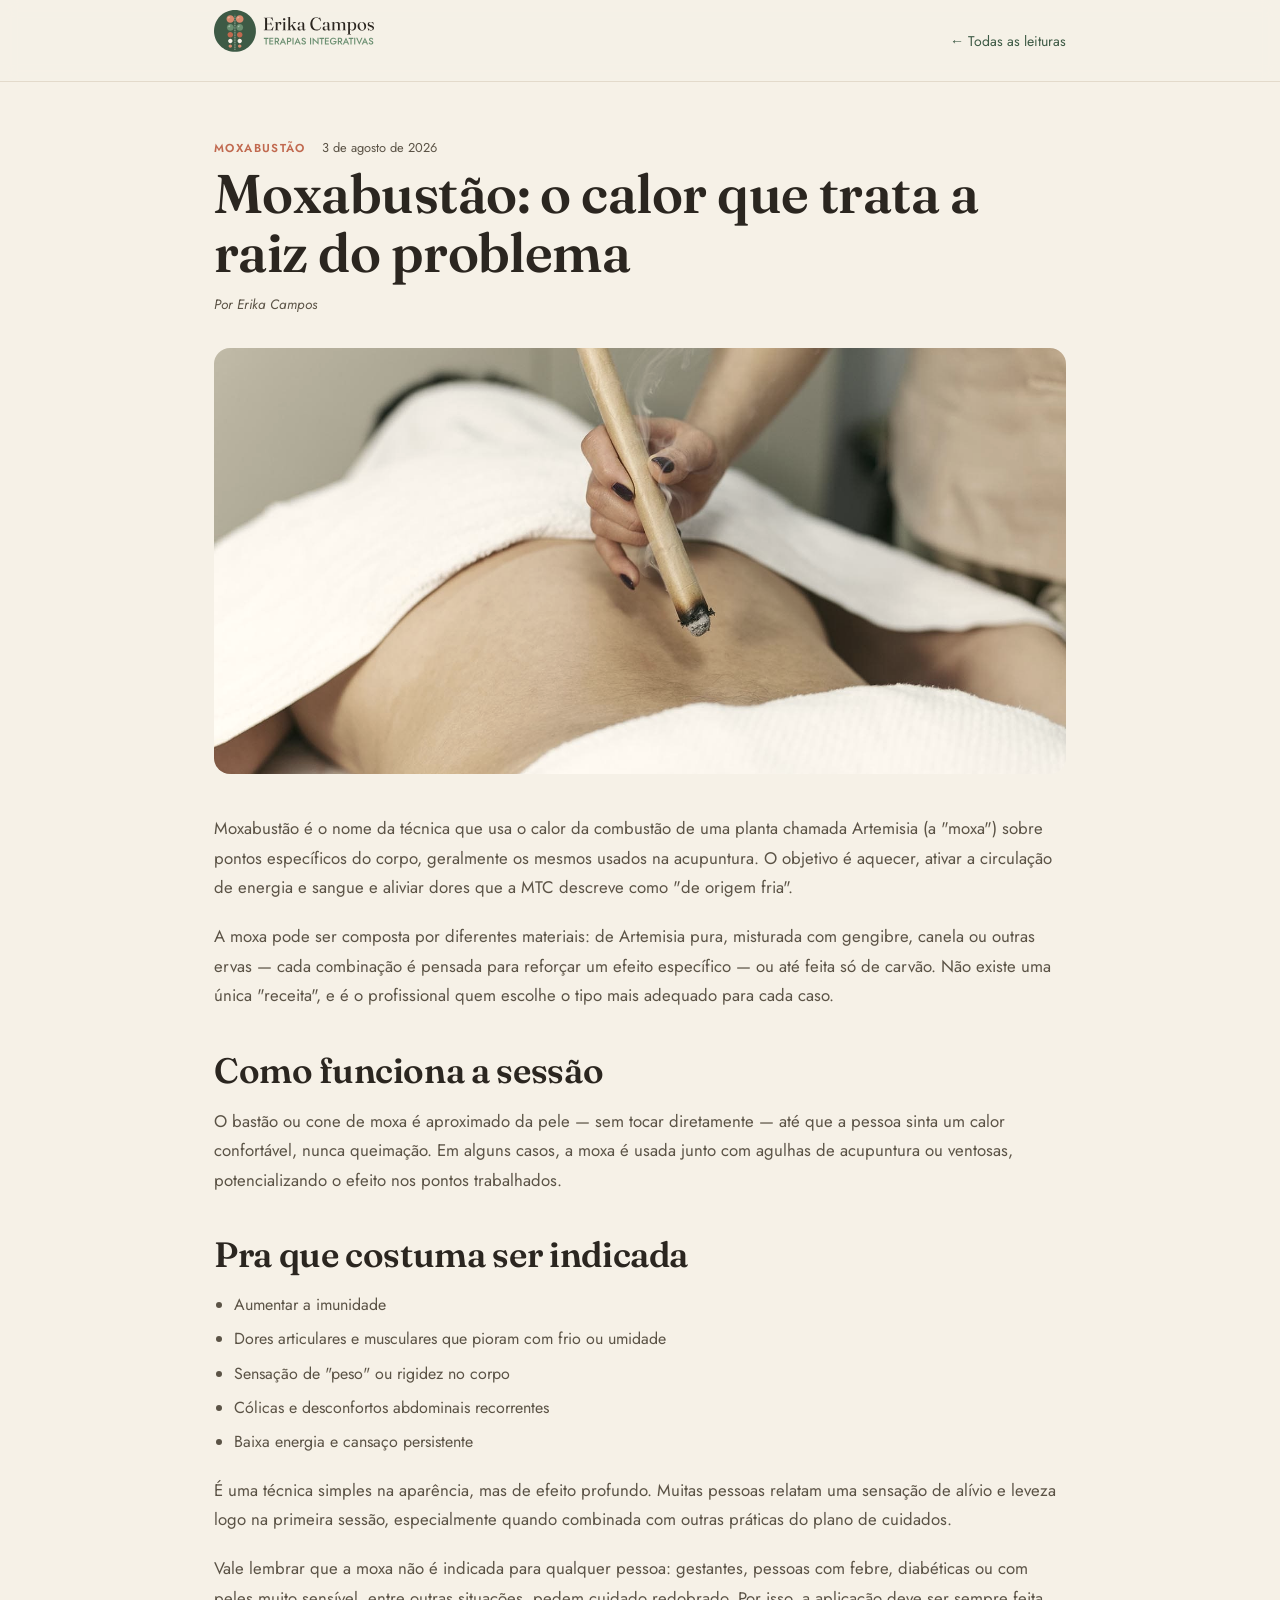
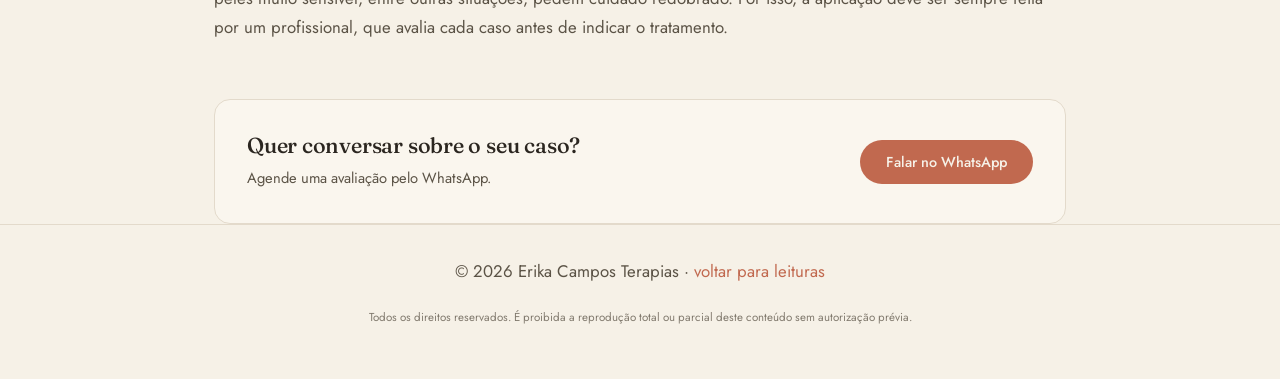
<file: leituras/posts/moxabustao-o-que-e.html>
<!DOCTYPE html>
<html lang="pt-BR">
<head>
<meta charset="UTF-8">
<script>
  // Redireciona quem acessar pelo endereço antigo do GitHub Pages
  // pro domínio novo, mantendo o caminho da página.
  (function(){
    if (location.hostname === 'erikacampos-terapias.github.io') {
      var novoCaminho = location.pathname.replace(/^\/site/, '');
      location.replace('https://erikacamposterapias.com.br' + novoCaminho + location.search + location.hash);
    }
  })();
</script>
<meta name="viewport" content="width=device-width, initial-scale=1.0">
<title>Moxabustão: o calor que trata a raiz do problema — Erika Campos Terapias</title>
<meta name="description" content="Uma técnica milenar para dores de origem fria — explicada sem mistério, do que é feita até quando ela costuma ser indicada.">
<meta property="og:title" content="Moxabustão: o calor que trata a raiz do problema">
<meta property="og:description" content="Uma técnica milenar para dores de origem fria — explicada sem mistério, do que é feita até quando ela costuma ser indicada.">
<meta property="og:image" content="https://erikacamposterapias.com.br/assets/images/txt2moxa.jpg">
<meta property="og:type" content="article">
<meta property="og:site_name" content="Erika Campos Terapias">
<link rel="canonical" href="https://erikacamposterapias.com.br/leituras/posts/moxabustao-o-que-e.html">
<link rel="preconnect" href="https://fonts.googleapis.com">
<link rel="preconnect" href="https://fonts.gstatic.com" crossorigin>
<link href="https://fonts.googleapis.com/css2?family=Fraunces:ital,opsz,wght@0,9..144,400;0,9..144,500;0,9..144,600;1,9..144,500&family=Jost:wght@300;400;500;600&display=swap" rel="stylesheet">
<link rel="stylesheet" href="../style.css">
<!-- Google tag (gtag.js) -->
<script async src="https://www.googletagmanager.com/gtag/js?id=G-6F4D3SC7S0"></script>
<script>
  window.dataLayer = window.dataLayer || [];
  function gtag(){dataLayer.push(arguments);}
  gtag('js', new Date());
  gtag('config', 'G-6F4D3SC7S0');
</script>
</head>
<body>

<header class="blognav">
  <div class="blognav-inner">
    <a href="../../index.html"><img src="../../assets/LogoCompleto_horizontal_fundo_claro.svg" alt="Erika Campos Terapias"></a>
    <a class="back" href="../index.html">← Todas as leituras</a>
  </div>
</header>

<div class="wrap" style="padding-block:56px 0;">
  <article>
    <div class="post-meta">
      <span class="tag">Moxabustão</span>
      <span class="date">3 de agosto de 2026</span>
    </div>
    <h1>Moxabustão: o calor que trata a raiz do problema</h1>
    <p class="post-author">Por Erika Campos</p>
    <div class="post-cover"><img src="../../assets/images/txt2moxa.jpg" alt="Moxabustão: o calor que trata a raiz do problema"></div>
    <div class="post-body">
      <p>Moxabustão é o nome da técnica que usa o calor da combustão de uma planta chamada Artemisia (a "moxa") sobre pontos específicos do corpo, geralmente os mesmos usados na acupuntura. O objetivo é aquecer, ativar a circulação de energia e sangue e aliviar dores que a MTC descreve como "de origem fria".</p>
      <p>A moxa pode ser composta por diferentes materiais: de Artemisia pura, misturada com gengibre, canela ou outras ervas — cada combinação é pensada para reforçar um efeito específico — ou até feita só de carvão. Não existe uma única "receita", e é o profissional quem escolhe o tipo mais adequado para cada caso.</p>
      <h2>Como funciona a sessão</h2>
      <p>O bastão ou cone de moxa é aproximado da pele — sem tocar diretamente — até que a pessoa sinta um calor confortável, nunca queimação. Em alguns casos, a moxa é usada junto com agulhas de acupuntura ou ventosas, potencializando o efeito nos pontos trabalhados.</p>
      <h2>Pra que costuma ser indicada</h2>
      <ul>
        <li>Aumentar a imunidade</li>
        <li>Dores articulares e musculares que pioram com frio ou umidade</li>
        <li>Sensação de "peso" ou rigidez no corpo</li>
        <li>Cólicas e desconfortos abdominais recorrentes</li>
        <li>Baixa energia e cansaço persistente</li>
      </ul>
      <p>É uma técnica simples na aparência, mas de efeito profundo. Muitas pessoas relatam uma sensação de alívio e leveza logo na primeira sessão, especialmente quando combinada com outras práticas do plano de cuidados.</p>
      <p>Vale lembrar que a moxa não é indicada para qualquer pessoa: gestantes, pessoas com febre, diabéticas ou com peles muito sensível, entre outras situações, pedem cuidado redobrado. Por isso, a aplicação deve ser sempre feita por um profissional, que avalia cada caso antes de indicar o tratamento.</p>
    </div>
    <div class="post-cta">
      <div>
        <h3 style="margin-bottom:6px;">Quer conversar sobre o seu caso?</h3>
        <p style="margin-bottom:0;font-size:.92rem;">Agende uma avaliação pelo WhatsApp.</p>
      </div>
      <a class="btn" href="https://wa.me/5511975741435?text=Ol%C3%A1%2C%20Erika!%20Vim%20do%20blog%20e%20gostaria%20de%20agendar%20uma%20sess%C3%A3o." target="_blank" rel="noopener">Falar no WhatsApp</a>
    </div>
  </article>
</div>

<footer class="blogfoot">
  <p>© <span id="year"></span> Erika Campos Terapias · <a href="../index.html" style="color:var(--terracota);">voltar para leituras</a></p>
  <p style="margin-top:6px;font-size:.72rem;opacity:.75;">Todos os direitos reservados. É proibida a reprodução total ou parcial deste conteúdo sem autorização prévia.</p>
</footer>

<script>document.getElementById('year').textContent = new Date().getFullYear();</script>
</body>
</html>
</file>
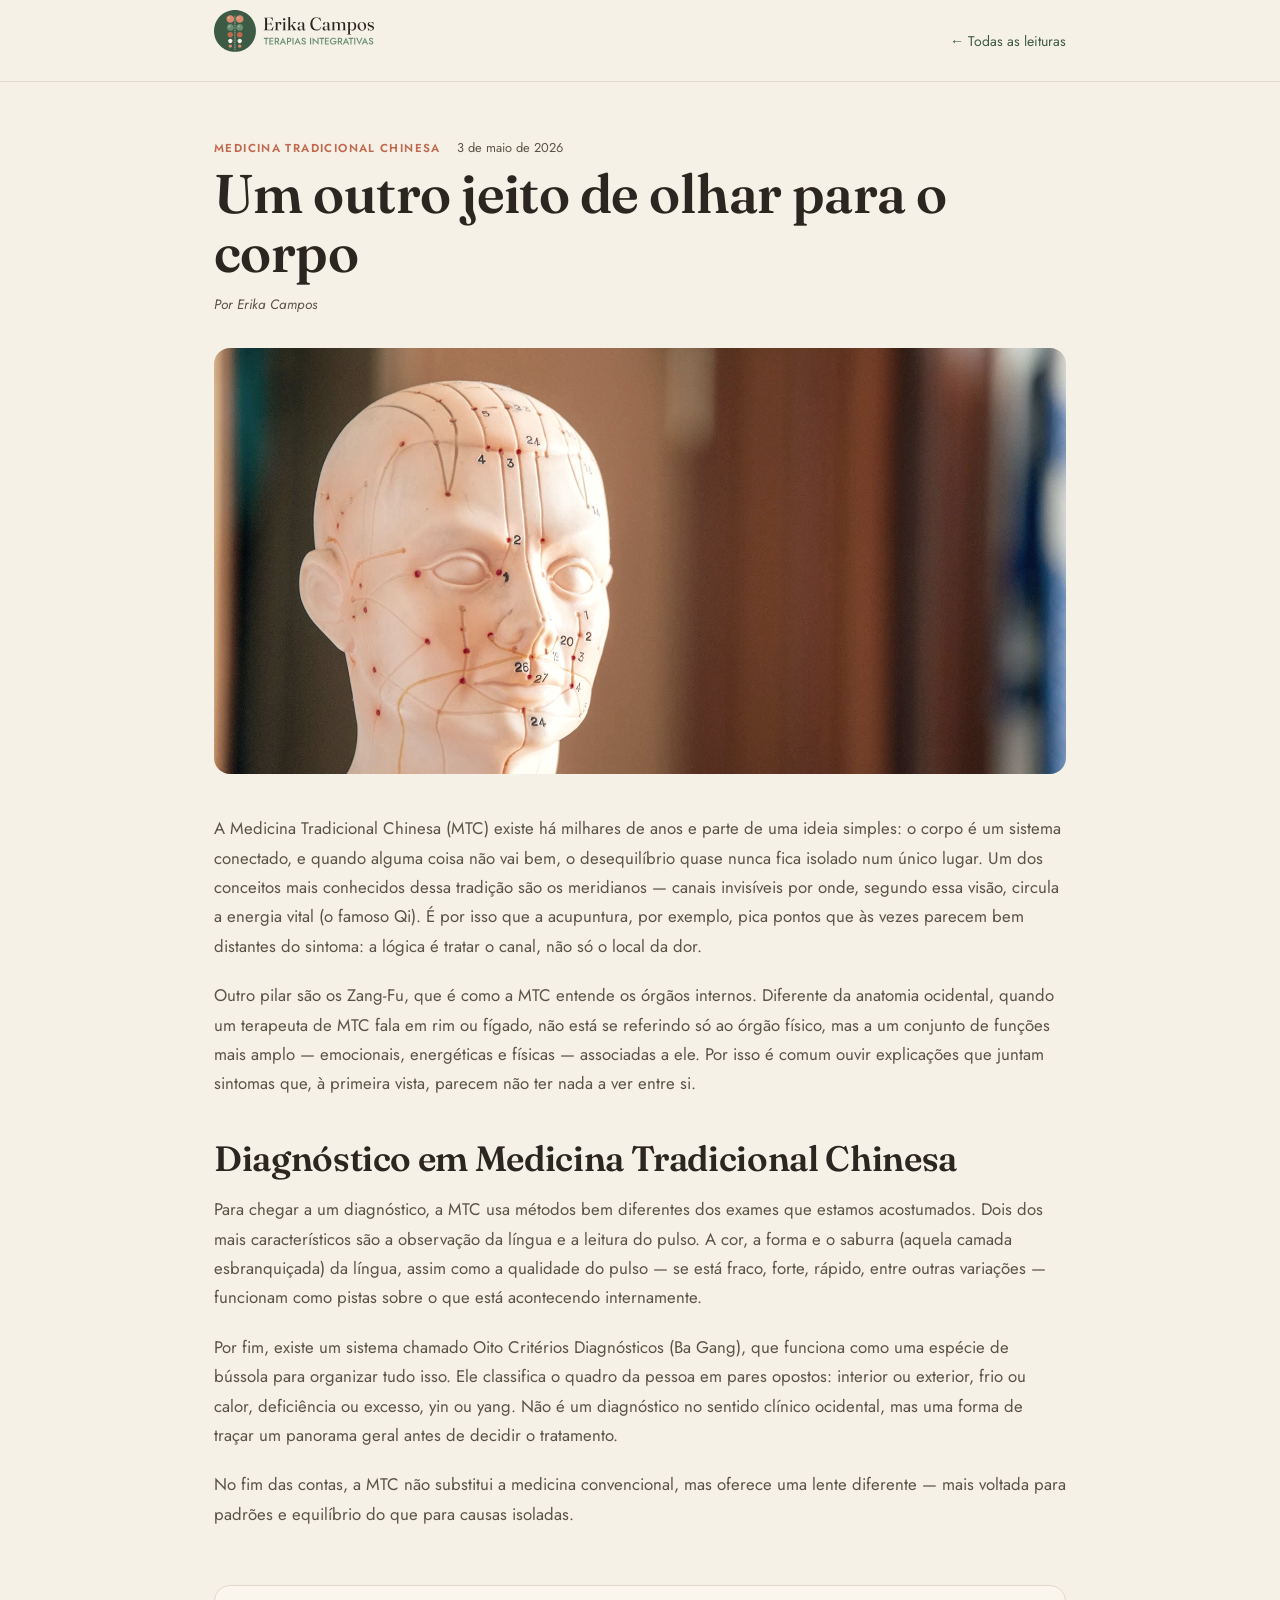
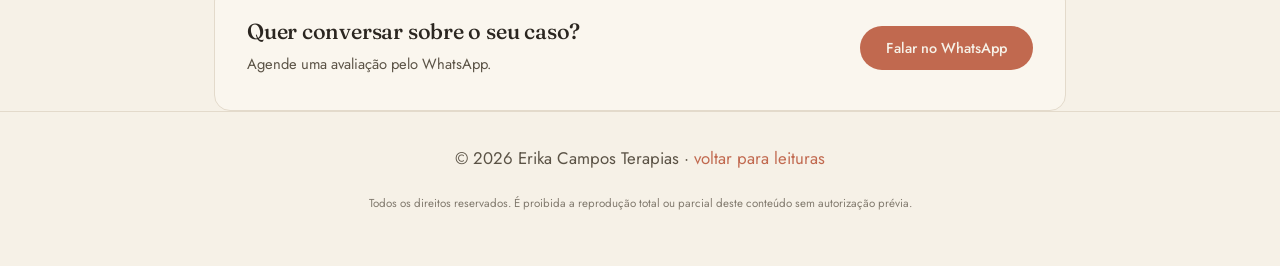
<file: leituras/posts/um-outro-jeito-de-olhar.html>
<!DOCTYPE html>
<html lang="pt-BR">
<head>
<meta charset="UTF-8">
<script>
  // Redireciona quem acessar pelo endereço antigo do GitHub Pages
  // pro domínio novo, mantendo o caminho da página.
  (function(){
    if (location.hostname === 'erikacampos-terapias.github.io') {
      var novoCaminho = location.pathname.replace(/^\/site/, '');
      location.replace('https://erikacamposterapias.com.br' + novoCaminho + location.search + location.hash);
    }
  })();
</script>
<meta name="viewport" content="width=device-width, initial-scale=1.0">
<title>Um outro jeito de olhar para o corpo — Erika Campos Terapias</title>
<meta name="description" content="Meridianos, Zang-Fu e diagnóstico pelo pulso e pela língua — os pilares de uma tradição milenar, explicados sem complicação.">
<meta property="og:title" content="Um outro jeito de olhar para o corpo">
<meta property="og:description" content="Meridianos, Zang-Fu e diagnóstico pelo pulso e pela língua — os pilares de uma tradição milenar, explicados sem complicação.">
<meta property="og:image" content="https://erikacamposterapias.com.br/assets/images/txt1MTC.jpg">
<meta property="og:type" content="article">
<meta property="og:site_name" content="Erika Campos Terapias">
<link rel="canonical" href="https://erikacamposterapias.com.br/leituras/posts/um-outro-jeito-de-olhar.html">
<link rel="preconnect" href="https://fonts.googleapis.com">
<link rel="preconnect" href="https://fonts.gstatic.com" crossorigin>
<link href="https://fonts.googleapis.com/css2?family=Fraunces:ital,opsz,wght@0,9..144,400;0,9..144,500;0,9..144,600;1,9..144,500&family=Jost:wght@300;400;500;600&display=swap" rel="stylesheet">
<link rel="stylesheet" href="../style.css">
<!-- Google tag (gtag.js) -->
<script async src="https://www.googletagmanager.com/gtag/js?id=G-6F4D3SC7S0"></script>
<script>
  window.dataLayer = window.dataLayer || [];
  function gtag(){dataLayer.push(arguments);}
  gtag('js', new Date());
  gtag('config', 'G-6F4D3SC7S0');
</script>
</head>
<body>

<header class="blognav">
  <div class="blognav-inner">
    <a href="../../index.html"><img src="../../assets/LogoCompleto_horizontal_fundo_claro.svg" alt="Erika Campos Terapias"></a>
    <a class="back" href="../index.html">← Todas as leituras</a>
  </div>
</header>

<div class="wrap" style="padding-block:56px 0;">
  <article>
    <div class="post-meta">
      <span class="tag">Medicina Tradicional Chinesa</span>
      <span class="date">3 de maio de 2026</span>
    </div>
    <h1>Um outro jeito de olhar para o corpo</h1>
    <p class="post-author">Por Erika Campos</p>
    <div class="post-cover"><img src="../../assets/images/txt1MTC.jpg" alt="Um outro jeito de olhar para o corpo"></div>
    <div class="post-body">
      <p>A Medicina Tradicional Chinesa (MTC) existe há milhares de anos e parte de uma ideia simples: o corpo é um sistema conectado, e quando alguma coisa não vai bem, o desequilíbrio quase nunca fica isolado num único lugar. Um dos conceitos mais conhecidos dessa tradição são os meridianos — canais invisíveis por onde, segundo essa visão, circula a energia vital (o famoso Qi). É por isso que a acupuntura, por exemplo, pica pontos que às vezes parecem bem distantes do sintoma: a lógica é tratar o canal, não só o local da dor.</p>
      <p>Outro pilar são os Zang-Fu, que é como a MTC entende os órgãos internos. Diferente da anatomia ocidental, quando um terapeuta de MTC fala em rim ou fígado, não está se referindo só ao órgão físico, mas a um conjunto de funções mais amplo — emocionais, energéticas e físicas — associadas a ele. Por isso é comum ouvir explicações que juntam sintomas que, à primeira vista, parecem não ter nada a ver entre si.</p>
      <h2>Diagnóstico em Medicina Tradicional Chinesa</h2>
      <p>Para chegar a um diagnóstico, a MTC usa métodos bem diferentes dos exames que estamos acostumados. Dois dos mais característicos são a observação da língua e a leitura do pulso. A cor, a forma e o saburra (aquela camada esbranquiçada) da língua, assim como a qualidade do pulso — se está fraco, forte, rápido, entre outras variações — funcionam como pistas sobre o que está acontecendo internamente.</p>
      <p>Por fim, existe um sistema chamado Oito Critérios Diagnósticos (Ba Gang), que funciona como uma espécie de bússola para organizar tudo isso. Ele classifica o quadro da pessoa em pares opostos: interior ou exterior, frio ou calor, deficiência ou excesso, yin ou yang. Não é um diagnóstico no sentido clínico ocidental, mas uma forma de traçar um panorama geral antes de decidir o tratamento.</p>
      <p>No fim das contas, a MTC não substitui a medicina convencional, mas oferece uma lente diferente — mais voltada para padrões e equilíbrio do que para causas isoladas.</p>
    </div>
    <div class="post-cta">
      <div>
        <h3 style="margin-bottom:6px;">Quer conversar sobre o seu caso?</h3>
        <p style="margin-bottom:0;font-size:.92rem;">Agende uma avaliação pelo WhatsApp.</p>
      </div>
      <a class="btn" href="https://wa.me/5511975741435?text=Ol%C3%A1%2C%20Erika!%20Vim%20do%20blog%20e%20gostaria%20de%20agendar%20uma%20sess%C3%A3o." target="_blank" rel="noopener">Falar no WhatsApp</a>
    </div>
  </article>
</div>

<footer class="blogfoot">
  <p>© <span id="year"></span> Erika Campos Terapias · <a href="../index.html" style="color:var(--terracota);">voltar para leituras</a></p>
  <p style="margin-top:6px;font-size:.72rem;opacity:.75;">Todos os direitos reservados. É proibida a reprodução total ou parcial deste conteúdo sem autorização prévia.</p>
</footer>

<script>document.getElementById('year').textContent = new Date().getFullYear();</script>
</body>
</html>
</file>
<file: leituras/style.css>
:root{
  --verde-escuro:#3D5A45;
  --verde-medio:#6B8F71;
  --terracota:#C1694F;
  --terracota-clara:#D98B6E;
  --creme:#F6F1E7;
  --creme-elevado:#FAF6EE;
  --carvao:#2B2620;
  --carvao-suave:#5b5346;
  --linha:#E3DACB;
  --ease:cubic-bezier(0.22, 1, 0.36, 1);
}
*{box-sizing:border-box;}
body{
  margin:0;background:var(--creme);color:var(--carvao);
  font-family:'Jost',sans-serif;font-weight:400;-webkit-font-smoothing:antialiased;
}
img{max-width:100%;display:block;}
a{color:inherit;text-decoration:none;}
.wrap{max-width:900px;margin:0 auto;padding-inline:24px;}
h1,h2,h3,.serif{font-family:'Fraunces',serif;letter-spacing:-.01em;}
h1{font-size:clamp(2rem,5vw,3.4rem);font-weight:600;line-height:1.08;margin:0;}
h2{font-size:clamp(1.5rem,3.5vw,2.2rem);font-weight:600;line-height:1.15;margin:0;}
h3{font-size:clamp(1.1rem,2vw,1.35rem);font-weight:500;line-height:1.3;margin:0;}
p{font-size:1.05rem;line-height:1.75;color:var(--carvao-suave);margin:0 0 20px;}
.eyebrow{font-size:12px;letter-spacing:.22em;text-transform:uppercase;color:var(--terracota);font-weight:600;margin-bottom:14px;display:block;}

/* nav simples do blog */
header.blognav{
  border-bottom:1px solid var(--linha);background:rgba(246,241,231,.9);
  position:sticky;top:0;z-index:50;backdrop-filter:blur(8px);
}
.blognav-inner{max-width:900px;margin:0 auto;padding:10px 24px;display:flex;align-items:center;justify-content:space-between;}
.blognav-inner img{height:61px;width:auto;}
.blognav-inner .back{font-size:.88rem;display:flex;align-items:center;gap:6px;color:var(--verde-escuro);transition:color .3s var(--ease);}
.blognav-inner .back:hover{color:var(--terracota);}

section{padding-block:28px;}
@media (min-width:768px){section{padding-block:44px;}}

/* listagem */
.blog-hero{padding-block:32px 16px;}
@media (min-width:768px){.blog-hero{padding-block:48px 20px;}}
.post-list{display:flex;flex-direction:column;margin-top:12px;}
.post-row{
  display:grid;grid-template-columns:1fr;gap:20px;padding:32px 0;border-top:1px solid var(--linha);
  transition:opacity .3s var(--ease);
}
.post-row:first-child{padding-top:12px;}
@media (min-width:640px){.post-row{grid-template-columns:140px 1fr;align-items:center;}}
.post-row:hover h3{color:var(--terracota);}
.post-row .thumb{border-radius:10px;overflow:hidden;aspect-ratio:4/3;}
.post-row .thumb img{width:100%;height:100%;object-fit:cover;filter:sepia(.15) saturate(.9);transition:filter .3s var(--ease);}
.post-row:hover .thumb img{filter:sepia(.02) saturate(1);}
.post-row .tag{font-size:.7rem;text-transform:uppercase;letter-spacing:.1em;color:var(--terracota);font-weight:600;}
.post-row h3{margin-top:8px;transition:color .3s var(--ease);}
.post-row .excerpt{margin-top:8px;font-size:.92rem;color:var(--carvao-suave);}
.post-row .date{font-size:.78rem;color:var(--carvao-suave);opacity:.7;margin-top:10px;display:block;}
#emptyState{display:none;padding:40px 0;color:var(--carvao-suave);}

/* post individual */
.post-cover{border-radius:16px;overflow:hidden;aspect-ratio:16/8;margin:32px 0 40px;}
.post-cover img{width:100%;height:100%;object-fit:cover;filter:sepia(.15) saturate(.9);}
.post-meta{display:flex;gap:16px;align-items:center;margin-bottom:8px;}
.post-meta .tag{font-size:.72rem;text-transform:uppercase;letter-spacing:.12em;color:var(--terracota);font-weight:600;}
.post-meta .date{font-size:.8rem;color:var(--carvao-suave);}
.post-author{font-size:.85rem;color:var(--carvao-suave);font-style:italic;margin-top:10px;margin-bottom:0;}
.post-lead{
  font-family:'Jost',sans-serif;font-weight:300;
  font-size:clamp(1.15rem,2.2vw,1.4rem);line-height:1.4;
  color:var(--carvao-suave);max-width:36ch;margin:14px 0 0;
}
.post-lead + .post-author{margin-top:18px;}
.post-body h2{margin-top:40px;margin-bottom:16px;}
.post-body p{margin-bottom:20px;}
.post-body ul{padding-left:20px;margin-bottom:20px;}
.post-body li{margin-bottom:8px;color:var(--carvao-suave);line-height:1.65;}
.post-body a{color:var(--terracota);text-decoration:underline;text-underline-offset:3px;}
@media (hover:hover){
  .post-body a:hover{color:var(--verde-escuro);}
}.post-figure{margin:36px 0;}
.post-figure img{
  width:100%;border-radius:14px;object-fit:cover;max-height:480px;
  filter:sepia(.15) saturate(.9);
}
.post-figure figcaption{
  margin-top:10px;font-size:.8rem;color:var(--carvao-suave);opacity:.75;
  text-align:center;font-style:italic;
}
.post-cta{
  margin-top:56px;padding:32px;border-radius:16px;background:var(--creme-elevado);
  border:1px solid var(--linha);display:flex;flex-wrap:wrap;align-items:center;justify-content:space-between;gap:20px;
}
.btn{
  display:inline-flex;align-items:center;gap:8px;padding:12px 26px;border-radius:999px;
  font-size:.9rem;font-weight:500;background:var(--terracota);color:var(--creme);
  transition:transform .3s var(--ease), box-shadow .3s var(--ease);
}
.btn:hover{transform:translateY(-2px) scale(1.02);box-shadow:0 10px 24px -8px rgba(193,105,79,.55);}
.btn-outline{background:none;border:1px solid var(--carvao);color:var(--carvao);}
.btn-outline:hover{background:var(--carvao);color:var(--creme);}

footer.blogfoot{
  border-top:1px solid var(--linha);padding:32px 24px;text-align:center;
  font-size:.8rem;color:var(--carvao-suave);
}
</file>
